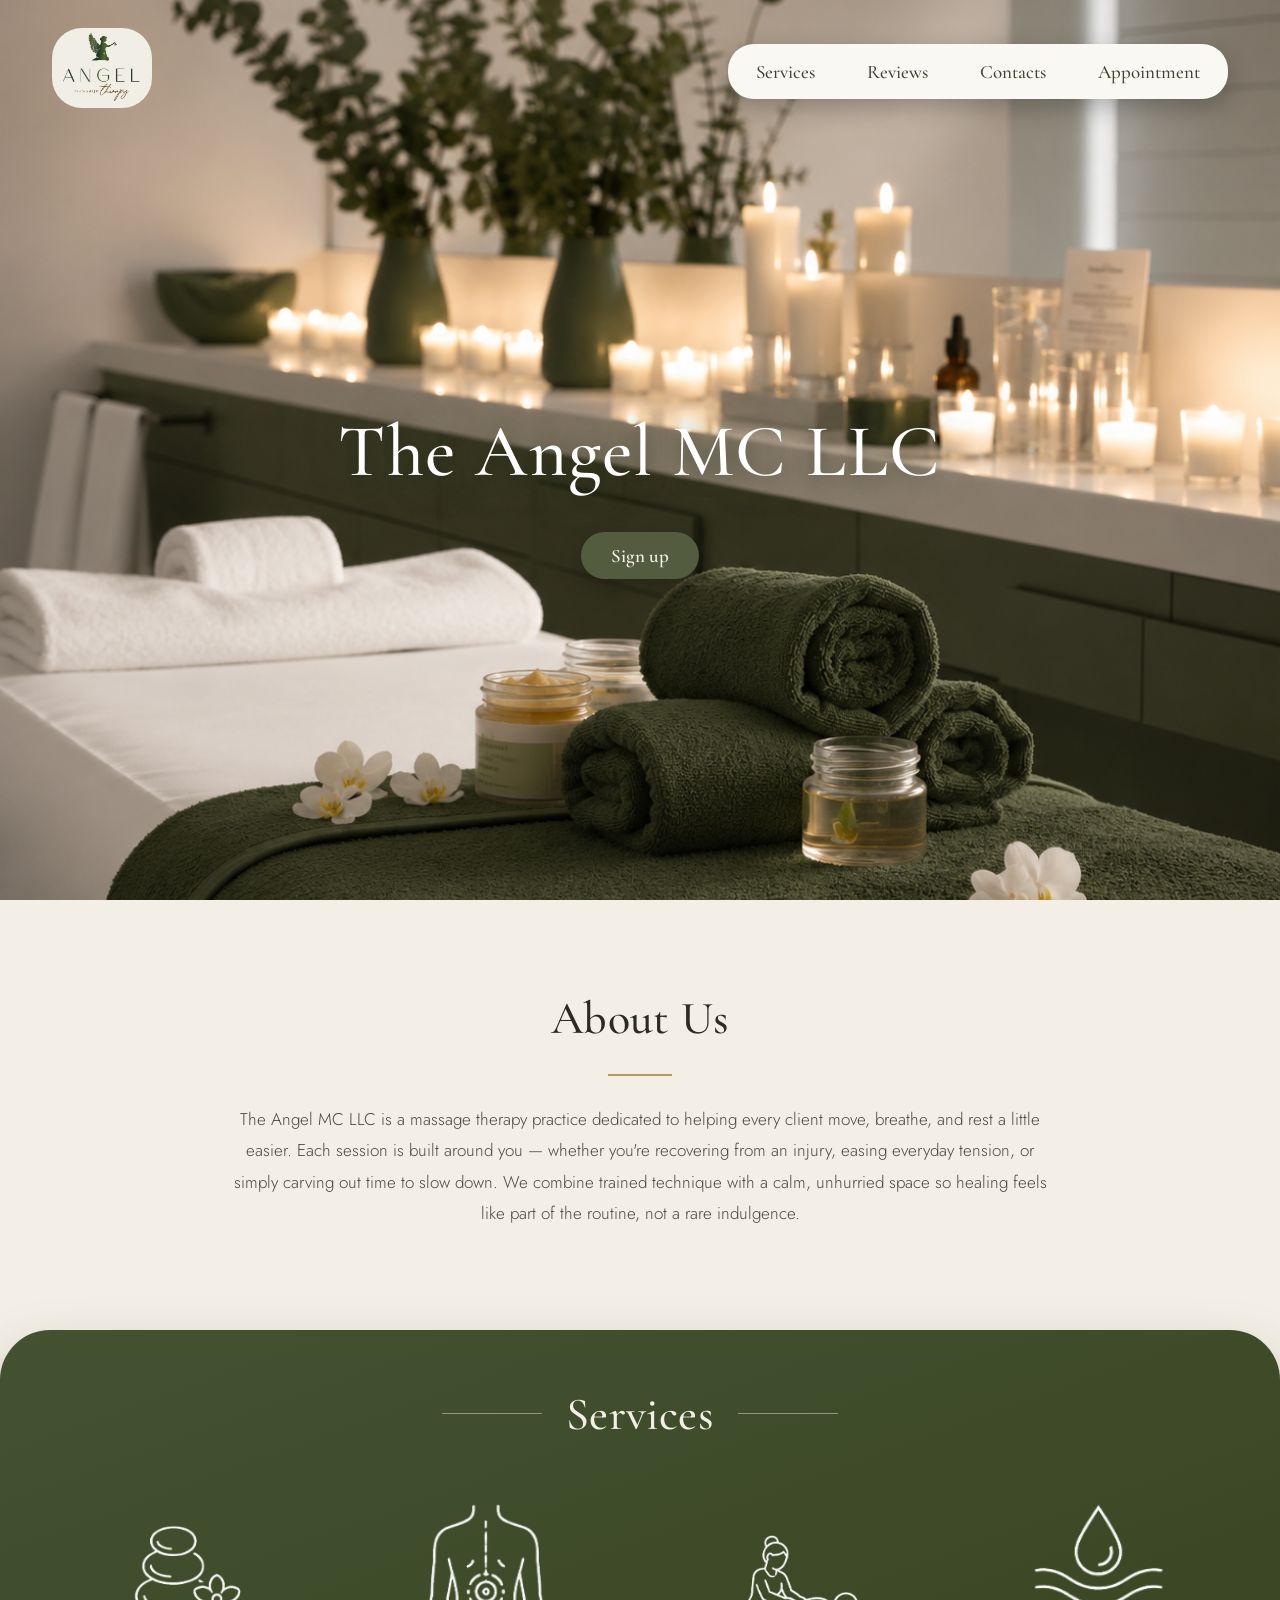
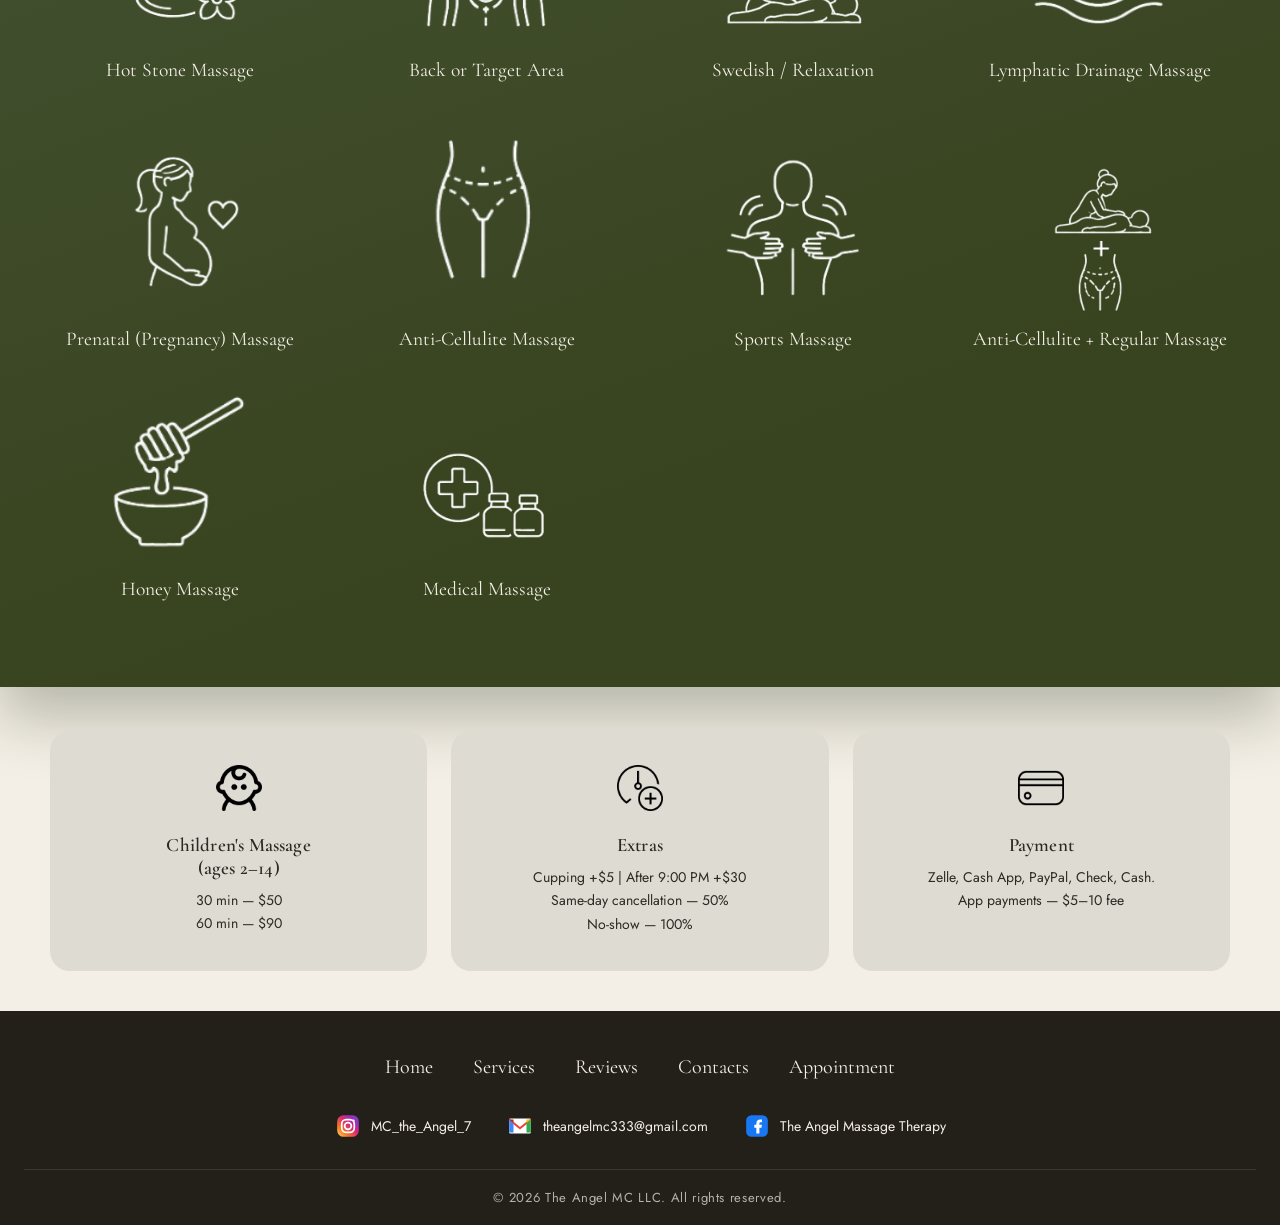
<file: index.html>
<!DOCTYPE html>
<html lang="en">
<head>
<meta charset="UTF-8">
<meta name="viewport" content="width=device-width, initial-scale=1.0">
<title>The Angel MC LLC — Massage Therapy</title>
<link rel="preconnect" href="https://fonts.googleapis.com">
<link href="https://fonts.googleapis.com/css2?family=Cormorant+Garamond:wght@400;500;600&family=Cormorant:ital,wght@0,400;0,500;1,400&family=Jost:wght@300;400;500&display=swap" rel="stylesheet">
<link rel="stylesheet" href="style.css">
<script src="script.js" defer></script>
<style>
  body{ background: var(--cream); }
  .nav-links {
  background: var(--card);
}
.nav-links a {
  color: var(--olive-deep);
}  
.nav-links a:hover,
.nav-links a:focus-visible {
  background: var(--olive);
  color: var(--cream);
  outline: none;
}

</style>
</head>
<body class="index-page">
<header class="hero">
  <div class="hero-inner">
    <nav class="navbar">
      <a href="#top" class="logo" aria-label="The Angel MC LLC — home">
        <img src="images/logo.jpg" alt="Angel MC logo">
      </a>
      
      <div class="nav-links" id="navLinks">
        <a href="services.html">Services</a>
        <a href="reviews.html">Reviews</a>
        <a href="contact.html">Contacts</a>
        <a href="appointment.html">Appointment</a>
      </div>
    
      <button class="nav-toggle" id="navToggle" aria-label="Toggle menu" aria-expanded="false" aria-controls="navLinks">
        <span></span>
      </button>
    </nav>
    <div class="hero-content" id="top">
      <h1>The Angel MC LLC</h1>
      <a href="appointment.html" class="btn">Sign up</a>
    </div>

  </div>
</header>

<section class="about">
  <div class="about-inner">
    <h2>About Us</h2>
    <div class="divider"></div>
    <p>
      The Angel MC LLC is a massage therapy practice dedicated to helping every client
      move, breathe, and rest a little easier. Each session is built around you —
      whether you're recovering from an injury, easing everyday tension, or simply
      carving out time to slow down. We combine trained technique with a calm,
      unhurried space so healing feels like part of the routine, not a rare indulgence.
    </p>
  </div>
</section>
<section class="services-wrap" id="services">
  <div class="services-panel">
    <h2>Services</h2>
    <div class="service-grid">
      <div class="service-item">
                    <img src="images/hot.png" alt="Hot Stone Massage">
        <span>Hot Stone Massage</span>
      </div>

      <div class="service-item">
        <img src="images/back.png" alt="Back or Target Area">
        <span>Back or Target Area</span>
      </div>

      <div class="service-item">
        <img src="images/swedish.png" alt="Swedish / Relaxation">
        <span>Swedish / Relaxation</span>
      </div>

      <div class="service-item">
        <img src="images/lymphatic.png" alt="Lymphatic Drainage Massage">
        <span>Lymphatic Drainage Massage</span>
      </div>

      <div class="service-item">
        <img src="images/prenatal.png" alt="Prenatal (Pregnancy) Massage">
        <span>Prenatal (Pregnancy) Massage</span>
      </div>

      <div class="service-item">
        <img src="images/celulit.png" alt="Anti-Cellulite Massage">
        <span>Anti-Cellulite Massage</span>
      </div>

      <div class="service-item">
        <img src="images/sports.png" alt="Sports Massage">
        <span>Sports Massage</span>
      </div>

      <div class="service-item">
        <img src="images/anti-cellulite.png" alt="Anti-Cellulite + Regular Massage">
        <span>Anti-Cellulite + Regular Massage</span>
      </div>

      <div class="service-item">
        <img src="images/honey.png" alt="Honey Massage">
        <span>Honey Massage</span>
      </div>

      <div class="service-item">
        <img src="images/medical.png" alt="Medical Massage">
        <span>Medical Massage</span>
      </div>

    </div>
  </div>

  <div class="info-cards">
    <div class="info-card">
      <img src="images/child-head.png" alt="Child's Head">
      <h3>Children's Massage<br>(ages 2–14)</h3>
      <p>30 min — $50<br>60 min — $90</p>
    </div>

    <div class="info-card">
        <img src="images/extra.png" alt="Extra Services">
        <h3>Extras</h3>
      <p>Cupping +$5 | After 9:00 PM +$30<br>Same-day cancellation — 50%<br>No-show — 100%</p>
    </div>

    <div class="info-card">
      <img src="images/credit-card.png" alt="Payment Methods">
      <h3>Payment</h3>
      <p>Zelle, Cash App, PayPal, Check, Cash.<br>App payments — $5–10 fee</p>
    </div>
  </div>
</section>

 
<footer>
  <nav class="footer-nav">
    <a href="index.html">Home</a>
    <a href="services.html">Services</a>
    <a href="reviews.html">Reviews</a>
    <a href="contact.html">Contacts</a>
    <a href="appointment.html">Appointment</a>
  </nav>
 
  <div class="footer-social">
    <a href="https://instagram.com/MC_the_Angel_7" target="_blank" rel="noopener">
      <svg viewBox="0 0 24 24" aria-hidden="true">
        <defs>
          <linearGradient id="igGrad" x1="0%" y1="100%" x2="100%" y2="0%">
            <stop offset="0%" stop-color="#feda75"/>
            <stop offset="25%" stop-color="#fa7e1e"/>
            <stop offset="55%" stop-color="#d62976"/>
            <stop offset="80%" stop-color="#962fbf"/>
            <stop offset="100%" stop-color="#4f5bd5"/>
          </linearGradient>
        </defs>
        <rect x="2" y="2" width="20" height="20" rx="6" fill="url(#igGrad)"/>
        <rect x="6.2" y="6.2" width="11.6" height="11.6" rx="4" fill="none" stroke="#fff" stroke-width="1.6"/>
        <circle cx="12" cy="12" r="3.1" fill="none" stroke="#fff" stroke-width="1.6"/>
        <circle cx="17" cy="7" r="1.1" fill="#fff"/>
      </svg>
      <span>MC_the_Angel_7</span>
    </a>
 
   
    <a href="mailto:theangelmc333@gmail.com">
      <svg viewBox="0 0 24 24" aria-hidden="true">
        <path d="M3 5h18a1 1 0 0 1 1 1v12a1 1 0 0 1-1 1H3a1 1 0 0 1-1-1V6a1 1 0 0 1 1-1Z" fill="#fff"/>
        <path d="M2 6l10 8 10-8" fill="none" stroke="#EA4335" stroke-width="1.8" stroke-linejoin="round"/>
        <path d="M2 6v12h4V9.2Z" fill="#4285F4"/>
        <path d="M22 6v12h-4V9.2Z" fill="#34A853"/>
        <path d="M6 9.2 2 6h4Z" fill="#C5221F"/>
        <path d="M18 9.2 22 6h-4Z" fill="#FBBC04"/>
      </svg>
      <span>theangelmc333@gmail.com</span>
    </a>
    
    <a href="https://www.facebook.com/profile.php?id=61557746706475" target="_blank" rel="noopener">
      <svg viewBox="0 0 24 24" aria-hidden="true">
        <rect x="2" y="2" width="20" height="20" rx="5" fill="#1877F2"/>
        <path d="M14.8 8.6h1.8V5.9h-1.8c-2 0-3.4 1.4-3.4 3.4v1.6H9.5v2.7h1.9V19h2.8v-5.4h1.9l.4-2.7h-2.3V9.6c0-.6.3-1 .9-1Z" fill="#fff"/>
      </svg>
      <span translate="no">The Angel Massage Therapy</span>
    </a>
  </div>
 
  <div class="footer-bottom">
    © <span id="year"></span> The Angel MC LLC. All rights reserved.
  </div>
</footer>

</body>
</html>
</file>
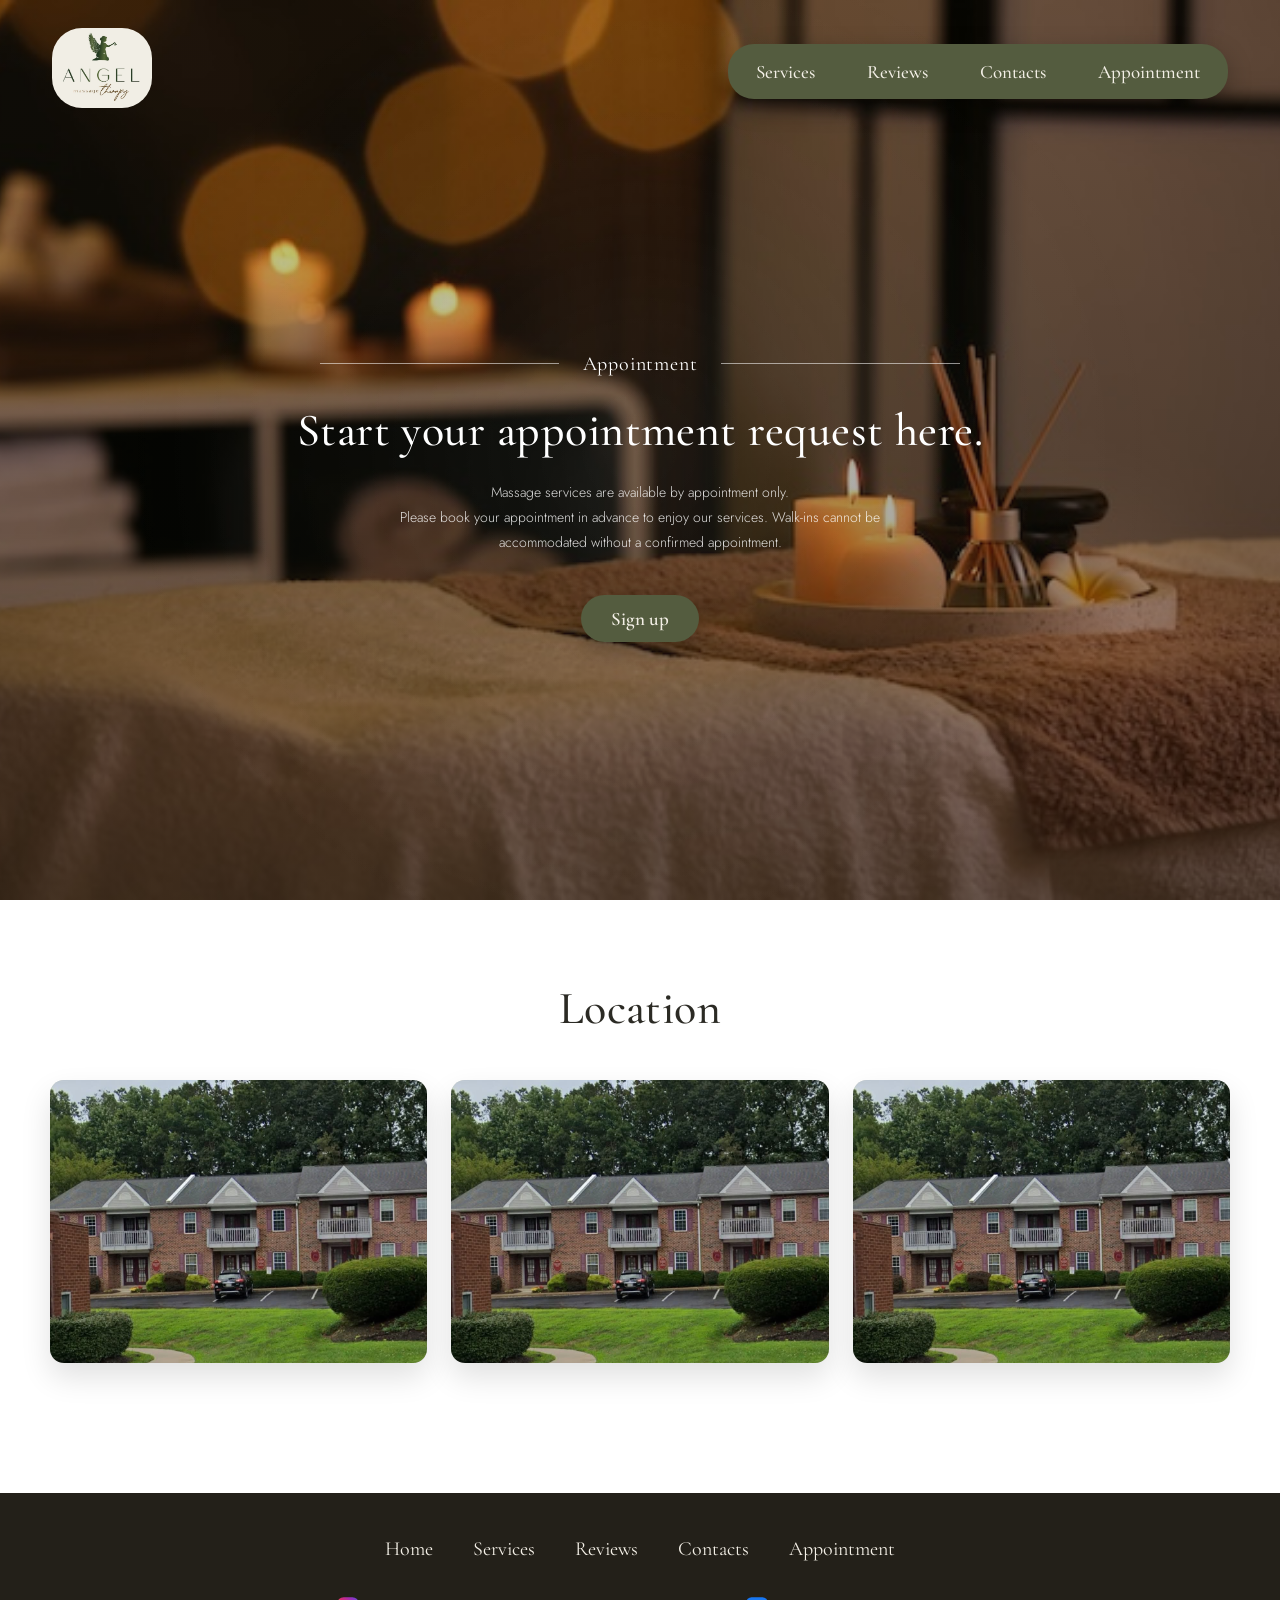
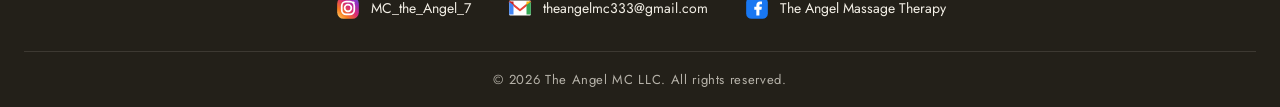
<file: appointment.html>
<!DOCTYPE html>
<html lang="en">
<head>
<meta charset="UTF-8">
<meta name="viewport" content="width=device-width, initial-scale=1.0">
<title>Appointment — The Angel MC LLC</title>
<link rel="preconnect" href="https://fonts.googleapis.com">
<link href="https://fonts.googleapis.com/css2?family=Cormorant+Garamond:wght@400;500;600&family=Cormorant:ital,wght@0,400;0,500;1,400&family=Jost:wght@300;400;500&display=swap" rel="stylesheet">
<link rel="stylesheet" href="style.css">
<script src="script.js" defer></script>
</head>
<body>
<header class="book-hero">

  <div class="book-inner">

    <nav class="navbar">

      <a
        href="index.html"
        class="logo logo-card"
        aria-label="The Angel MC LLC — home"
      >
        <img
          src="images/logo.jpg"
          alt="Angel MC logo"
        >
      </a>

      <div class="nav-links" id="navLinks">

        <a href="services.html">Services</a>
        <a href="reviews.html">Reviews</a>
        <a href="contact.html">Contacts</a>
        <a href="appointment.html">Appointment</a>

      </div>

      <button
        class="nav-toggle"
        id="navToggle"
        aria-label="Toggle menu"
        aria-expanded="false"
        aria-controls="navLinks"
      >
        <span></span>
      </button>

    </nav>


    <div class="book-content">

      <div class="eyebrow-row">

        <span class="rule"></span>

        <span class="label">
          Appointment
        </span>

        <span class="rule"></span>

      </div>


      <h1>
        Start your appointment request here.
      </h1>


      <p class="lorem">
        Massage services are available by appointment only.<br>
Please book your appointment in advance to enjoy our services. Walk-ins cannot be accommodated without a confirmed appointment.

      </p>


      <a href="https://squareup.com/appointments/book/LC4EXXAT15HW4" class="btn">
        Sign up
      </a>

    </div>

  </div>

</header>

<section class="location">
  <h2>Location</h2>
  <div class="location-grid">
    <figure><img src="images/contacte.jpg" alt="The Angel MC LLC location — exterior view 1"></figure>
    <figure><img src="images/contacte.jpg" alt="The Angel MC LLC location — exterior view 2"></figure>
    <figure><img src="images/contacte.jpg" alt="The Angel MC LLC location — exterior view 3"></figure>
  </div>
</section>

<footer>
  <nav class="footer-nav">
    <a href="index.html#top">Home</a>
    <a href="services.html">Services</a>
    <a href="reviews.html">Reviews</a>
    <a href="contact.html">Contacts</a>
    <a href="appointment.html">Appointment</a>
  </nav>

  <div class="footer-social">
    <a href="https://instagram.com/MC_the_Angel_7" target="_blank" rel="noopener">
      <svg viewBox="0 0 24 24" aria-hidden="true">
        <defs>
          <linearGradient id="igGrad2" x1="0%" y1="100%" x2="100%" y2="0%">
            <stop offset="0%" stop-color="#feda75"/>
            <stop offset="25%" stop-color="#fa7e1e"/>
            <stop offset="55%" stop-color="#d62976"/>
            <stop offset="80%" stop-color="#962fbf"/>
            <stop offset="100%" stop-color="#4f5bd5"/>
          </linearGradient>
        </defs>
        <rect x="2" y="2" width="20" height="20" rx="6" fill="url(#igGrad2)"/>
        <rect x="6.2" y="6.2" width="11.6" height="11.6" rx="4" fill="none" stroke="#fff" stroke-width="1.6"/>
        <circle cx="12" cy="12" r="3.1" fill="none" stroke="#fff" stroke-width="1.6"/>
        <circle cx="17" cy="7" r="1.1" fill="#fff"/>
      </svg>
      <span>MC_the_Angel_7</span>
    </a>

    <a href="mailto:theangelmc333@gmail.com">
      <svg viewBox="0 0 24 24" aria-hidden="true">
        <path d="M3 5h18a1 1 0 0 1 1 1v12a1 1 0 0 1-1 1H3a1 1 0 0 1-1-1V6a1 1 0 0 1 1-1Z" fill="#fff"/>
        <path d="M2 6l10 8 10-8" fill="none" stroke="#EA4335" stroke-width="1.8" stroke-linejoin="round"/>
        <path d="M2 6v12h4V9.2Z" fill="#4285F4"/>
        <path d="M22 6v12h-4V9.2Z" fill="#34A853"/>
        <path d="M6 9.2 2 6h4Z" fill="#C5221F"/>
        <path d="M18 9.2 22 6h-4Z" fill="#FBBC04"/>
      </svg>
      <span>theangelmc333@gmail.com</span>
    </a>

    <a href="https://www.facebook.com/profile.php?id=61557746706475" target="_blank" rel="noopener">
      <svg viewBox="0 0 24 24" aria-hidden="true">
        <rect x="2" y="2" width="20" height="20" rx="5" fill="#1877F2"/>
        <path d="M14.8 8.6h1.8V5.9h-1.8c-2 0-3.4 1.4-3.4 3.4v1.6H9.5v2.7h1.9V19h2.8v-5.4h1.9l.4-2.7h-2.3V9.6c0-.6.3-1 .9-1Z" fill="#fff"/>
      </svg>
      <span translate="no">The Angel Massage Therapy</span>
    </a>
  </div>

  <div class="footer-bottom">
    © <span id="year"></span> The Angel MC LLC. All rights reserved.
  </div>
</footer>

<script>
  /* Pre-select service from ?service=... (e.g. linked from services.html) */
  const params = new URLSearchParams(window.location.search);
  const preselect = params.get('service');
  if (preselect) {
    const select = document.getElementById('f-service');
    const match = Array.from(select.options).find(
      opt => opt.value.toLowerCase() === preselect.toLowerCase()
    );
    if (match) select.value = match.value;
  }

  /* Prevent picking a date in the past */
  const dateInput = document.getElementById('f-date');
  dateInput.min = new Date().toISOString().split('T')[0];

  /* Form validation + mailto submission (no backend on this site) */
  const form = document.getElementById('booking-form');
  const statusEl = document.getElementById('formStatus');

  function setError(id, message) {
    const el = document.querySelector(`[data-error-for="${id}"]`);
    if (el) el.textContent = message || '';
  }

  form.addEventListener('submit', (e) => {
    e.preventDefault();
    statusEl.classList.remove('show');

    let valid = true;
    const name = document.getElementById('f-name').value.trim();
    const phone = document.getElementById('f-phone').value.trim();
    const email = document.getElementById('f-email').value.trim();
    const date = document.getElementById('f-date').value;
    const time = document.getElementById('f-time').value;
    const service = document.getElementById('f-service').value;
    const message = document.getElementById('f-message').value.trim();

    setError('f-name', ''); setError('f-phone', ''); setError('f-email', ''); setError('f-date', '');

    if (!name) { setError('f-name', 'Please enter your name.'); valid = false; }
    if (!phone) { setError('f-phone', 'Please enter a phone number.'); valid = false; }
    if (!email || !/^[^\s@]+@[^\s@]+\.[^\s@]+$/.test(email)) {
      setError('f-email', 'Please enter a valid email.'); valid = false;
    }
    if (!date) { setError('f-date', 'Please choose a date.'); valid = false; }

    if (!valid) return;

    const subject = encodeURIComponent(`Appointment request — ${name}`);
    const bodyLines = [
      `Name: ${name}`,
      `Phone: ${phone}`,
      `Email: ${email}`,
      `Service: ${service || 'Not specified'}`,
      `Preferred date: ${date}`,
      `Preferred time: ${time || 'Not specified'}`,
      `Message: ${message || '—'}`
    ];
    const body = encodeURIComponent(bodyLines.join('\n'));

    window.location.href = `mailto:theangelmc333@gmail.com?subject=${subject}&body=${body}`;

    statusEl.textContent = 'Your email app should open with the request filled in — just hit send.';
    statusEl.classList.add('show');
  });
</script>

</body>
</html>
</file>
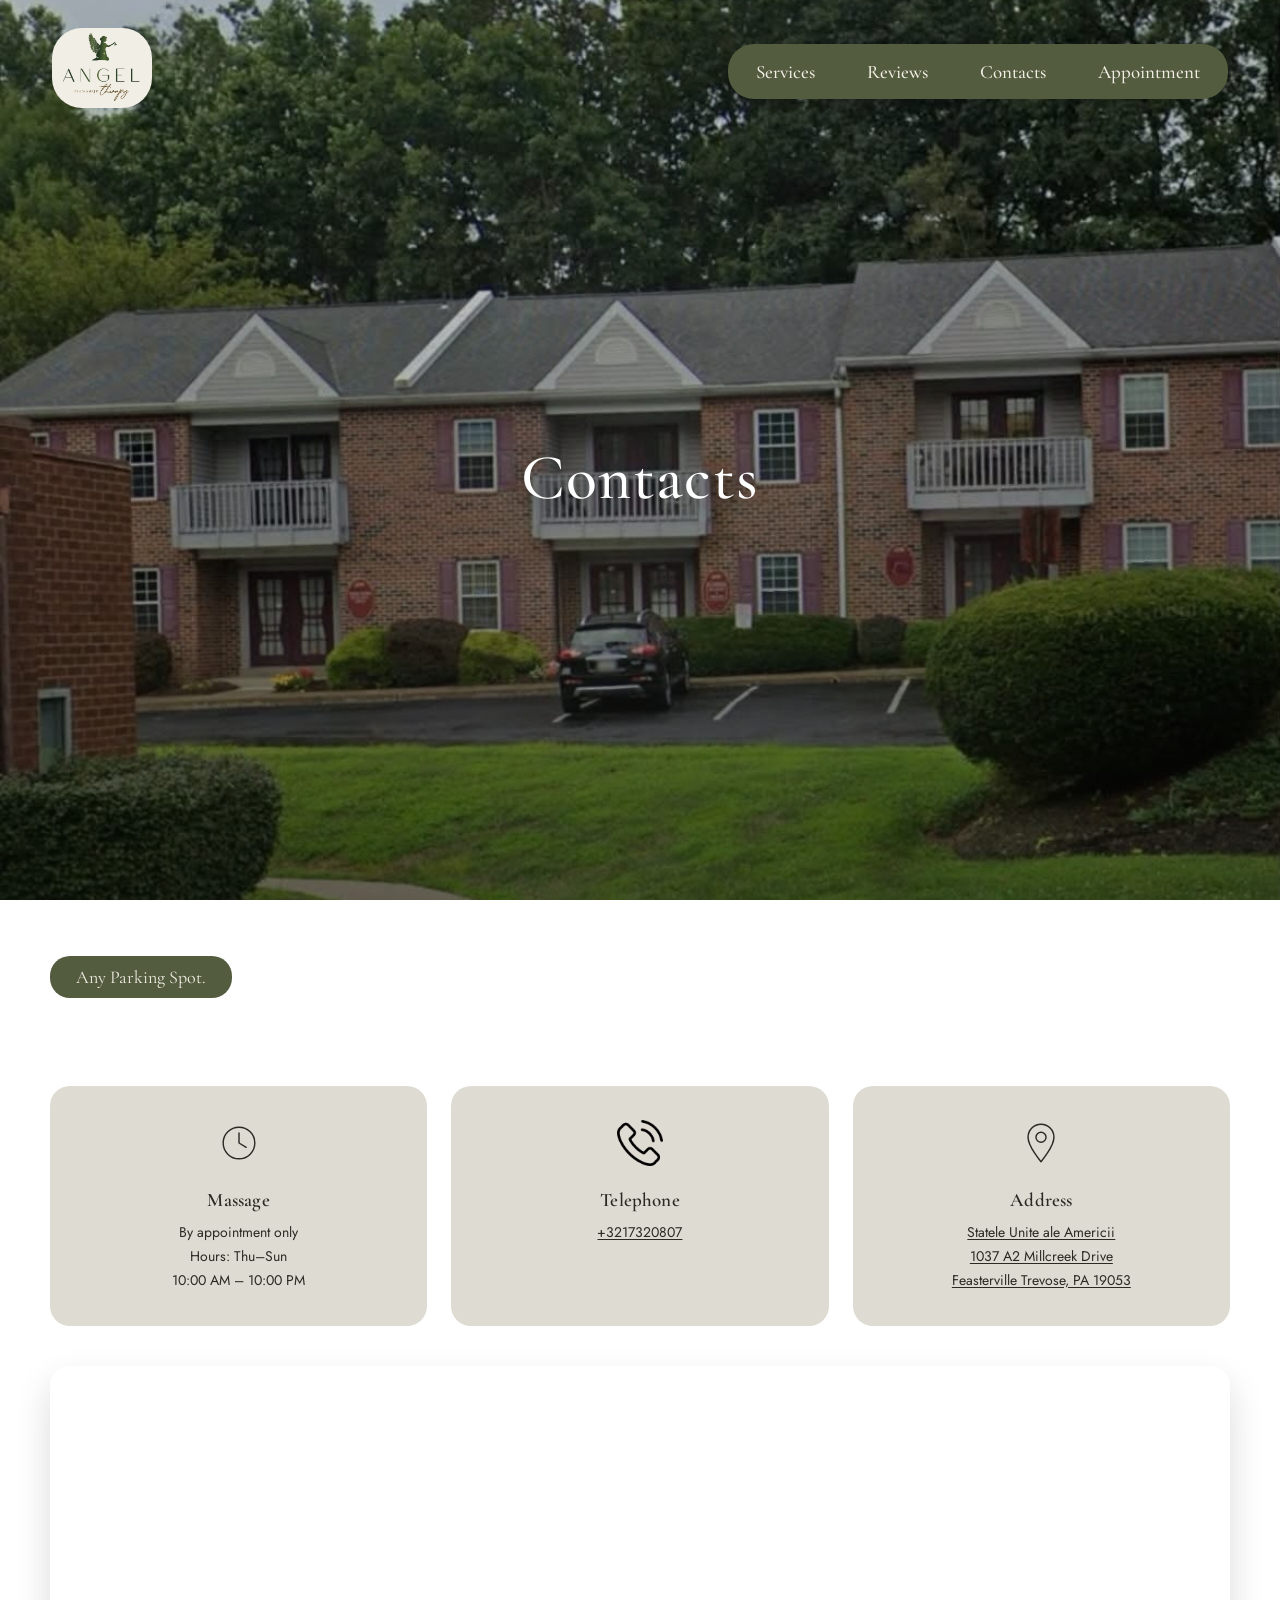
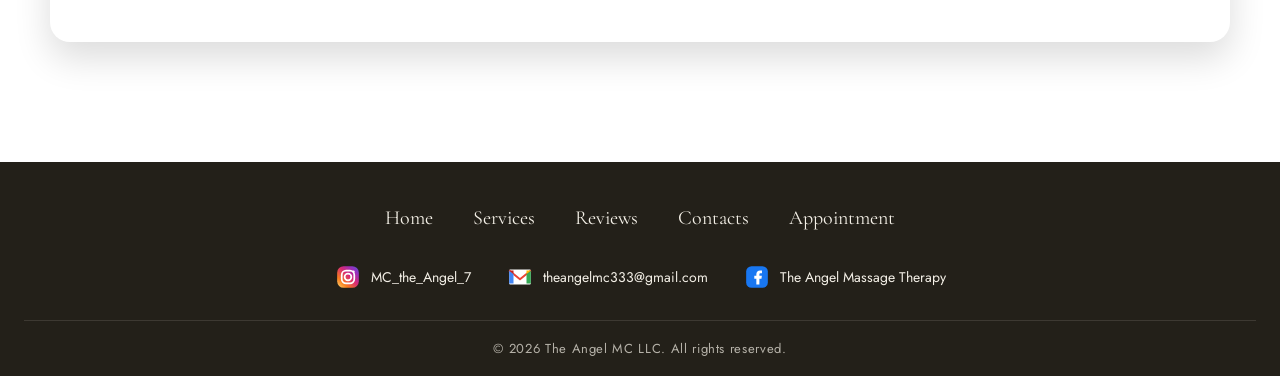
<file: contact.html>
<!DOCTYPE html>
<html lang="en">
<head>
<meta charset="UTF-8">
<meta name="viewport" content="width=device-width, initial-scale=1.0">

<title>Contacts — The Angel MC LLC</title>

<link rel="preconnect" href="https://fonts.googleapis.com">

<link href="https://fonts.googleapis.com/css2?family=Cormorant+Garamond:wght@400;500;600&family=Cormorant:ital,wght@0,400;0,500;1,400&family=Jost:wght@300;400;500&display=swap" rel="stylesheet">

<link rel="stylesheet" href="style.css">
<script src="script.js" defer></script>
</head>

<body>


<!-- =====================================================
     HERO
     ===================================================== -->

<header class="contacts-hero">

  <div class="hero-inner">

    <!-- NAVIGATION -->

    <nav class="navbar">

      <a
        href="index.html"
        class="logo logo-card"
        aria-label="The Angel MC LLC — home">

        <img
          src="images/logo.jpg"
          alt="Angel MC logo">

      </a>


      <div
        class="nav-links"
        id="navLinks"
      >

        <a href="services.html">
          Services
        </a>

        <a href="reviews.html">
          Reviews
        </a>

        <a href="contact.html">
          Contacts
        </a>

        <a href="appointment.html">
          Appointment
        </a>

      </div>


      <button
        class="nav-toggle"
        id="navToggle"
        aria-label="Toggle menu"
        aria-expanded="false"
        aria-controls="navLinks">
        <span></span>
      </button>
    </nav>
    <!-- HERO TITLE -->

    <div class="hero-content">

      <h1>
        Contacts
      </h1>

    </div>

  </div>

</header>



<!-- =====================================================
     CONTACTS CONTENT
     ===================================================== -->

<section class="contacts-body">

  <div class="contacts-inner">


    <span class="badge">
      Any Parking Spot.
    </span>


    <div class="info-cards">


      <!-- MASSAGE -->

      <div class="info-card">

        <svg viewBox="0 0 64 64">

          <circle
            cx="32"
            cy="32"
            r="22"
          />

          <path
            d="M32 18v14l10 6"
          />

        </svg>


        <h3>
          Massage
        </h3>


        <p>
          By appointment only
          <br>
          Hours: Thu–Sun
          <br>
          10:00 AM – 10:00 PM
        </p>

      </div>



      <!-- TELEPHONE -->

      <div class="info-card">
        <img src="images/phone-call.png" alt="Phone Icon" width="40" height="40">
        <h3>
          Telephone
        </h3>
        <p>
          <a
            href="tel:+3217320807"
            style="color: inherit; text-decoration: underline; text-underline-offset: 2px;">
            +3217320807
          </a>

        </p>

      </div>
      <!-- ADDRESS -->
      <div class="info-card">

        <svg viewBox="0 0 64 64">

          <path
            d="M32 6c-10 0-18 8-18 18 0 13 18 34 18 34s18-21 18-34c0-10-8-18-18-18Z"
          />

          <circle
            cx="32"
            cy="24"
            r="7"
          />

        </svg>


        <h3>
          Address
        </h3>


        <p>

          <a
            href="https://www.google.com/maps?q=1037+A2+Millcreek+Drive,+Feasterville+Trevose,+PA+19053"
            target="_blank"
            rel="noopener"
            style="
              color: inherit;
              text-decoration: underline;
              text-underline-offset: 2px;
            "
          >

            Statele Unite ale Americii
            <br>

            1037 A2 Millcreek Drive
            <br>

            Feasterville Trevose, PA 19053

          </a>

        </p>

      </div>

    </div>



    <!-- GOOGLE MAP -->

    <div class="map-wrap">

      <iframe
        src="https://www.google.com/maps?q=1037+A2+Millcreek+Drive,+Feasterville+Trevose,+PA+19053&output=embed"
        loading="lazy"
        referrerpolicy="no-referrer-when-downgrade"
        allowfullscreen
        title="The Angel MC LLC — map location"
      >
      </iframe>

    </div>

  </div>

</section>



<!-- =====================================================
     FOOTER
     ===================================================== -->

<footer>


  <nav class="footer-nav">

    <a href="index.html#top">
      Home
    </a>

    <a href="services.html">
      Services
    </a>

    <a href="reviews.html">
      Reviews
    </a>

    <a href="contact.html">
      Contacts
    </a>

    <a href="appointment.html">
      Appointment
    </a>

  </nav>



  <div class="footer-social">


    <!-- INSTAGRAM -->

    <a
      href="https://instagram.com/MC_the_Angel_7"
      target="_blank"
      rel="noopener"
    >

      <svg
        viewBox="0 0 24 24"
        aria-hidden="true"
      >

        <defs>

          <linearGradient
            id="igGrad3"
            x1="0%"
            y1="100%"
            x2="100%"
            y2="0%"
          >

            <stop
              offset="0%"
              stop-color="#feda75"
            />

            <stop
              offset="25%"
              stop-color="#fa7e1e"
            />

            <stop
              offset="55%"
              stop-color="#d62976"
            />

            <stop
              offset="80%"
              stop-color="#962fbf"
            />

            <stop
              offset="100%"
              stop-color="#4f5bd5"
            />

          </linearGradient>

        </defs>


        <rect
          x="2"
          y="2"
          width="20"
          height="20"
          rx="6"
          fill="url(#igGrad3)"
        />


        <rect
          x="6.2"
          y="6.2"
          width="11.6"
          height="11.6"
          rx="4"
          fill="none"
          stroke="#fff"
          stroke-width="1.6"
        />


        <circle
          cx="12"
          cy="12"
          r="3.1"
          fill="none"
          stroke="#fff"
          stroke-width="1.6"
        />


        <circle
          cx="17"
          cy="7"
          r="1.1"
          fill="#fff"
        />

      </svg>


      <span>
        MC_the_Angel_7
      </span>

    </a>



    <!-- EMAIL -->

    <a href="mailto:theangelmc333@gmail.com">

      <svg
        viewBox="0 0 24 24"
        aria-hidden="true"
      >

        <path
          d="M3 5h18a1 1 0 0 1 1 1v12a1 1 0 0 1-1 1H3a1 1 0 0 1-1-1V6a1 1 0 0 1 1-1Z"
          fill="#fff"
        />

        <path
          d="M2 6l10 8 10-8"
          fill="none"
          stroke="#EA4335"
          stroke-width="1.8"
          stroke-linejoin="round"
        />

        <path
          d="M2 6v12h4V9.2Z"
          fill="#4285F4"
        />

        <path
          d="M22 6v12h-4V9.2Z"
          fill="#34A853"
        />

        <path
          d="M6 9.2 2 6h4Z"
          fill="#C5221F"
        />

        <path
          d="M18 9.2 22 6h-4Z"
          fill="#FBBC04"
        />

      </svg>


      <span>
        theangelmc333@gmail.com
      </span>

    </a>



    <!-- FACEBOOK -->

   <a href="https://www.facebook.com/profile.php?id=61557746706475" target="_blank" rel="noopener">
      <svg viewBox="0 0 24 24" aria-hidden="true">
        <rect x="2" y="2" width="20" height="20" rx="5" fill="#1877F2"/>
        <path d="M14.8 8.6h1.8V5.9h-1.8c-2 0-3.4 1.4-3.4 3.4v1.6H9.5v2.7h1.9V19h2.8v-5.4h1.9l.4-2.7h-2.3V9.6c0-.6.3-1 .9-1Z" fill="#fff"/>
      </svg>
      <span translate="no">The Angel Massage Therapy</span>
    </a>
  </div>


  <div class="footer-bottom">

    ©
    <span id="year"></span>
    The Angel MC LLC. All rights reserved.

  </div>


</footer>


</body>
</html>
</file>
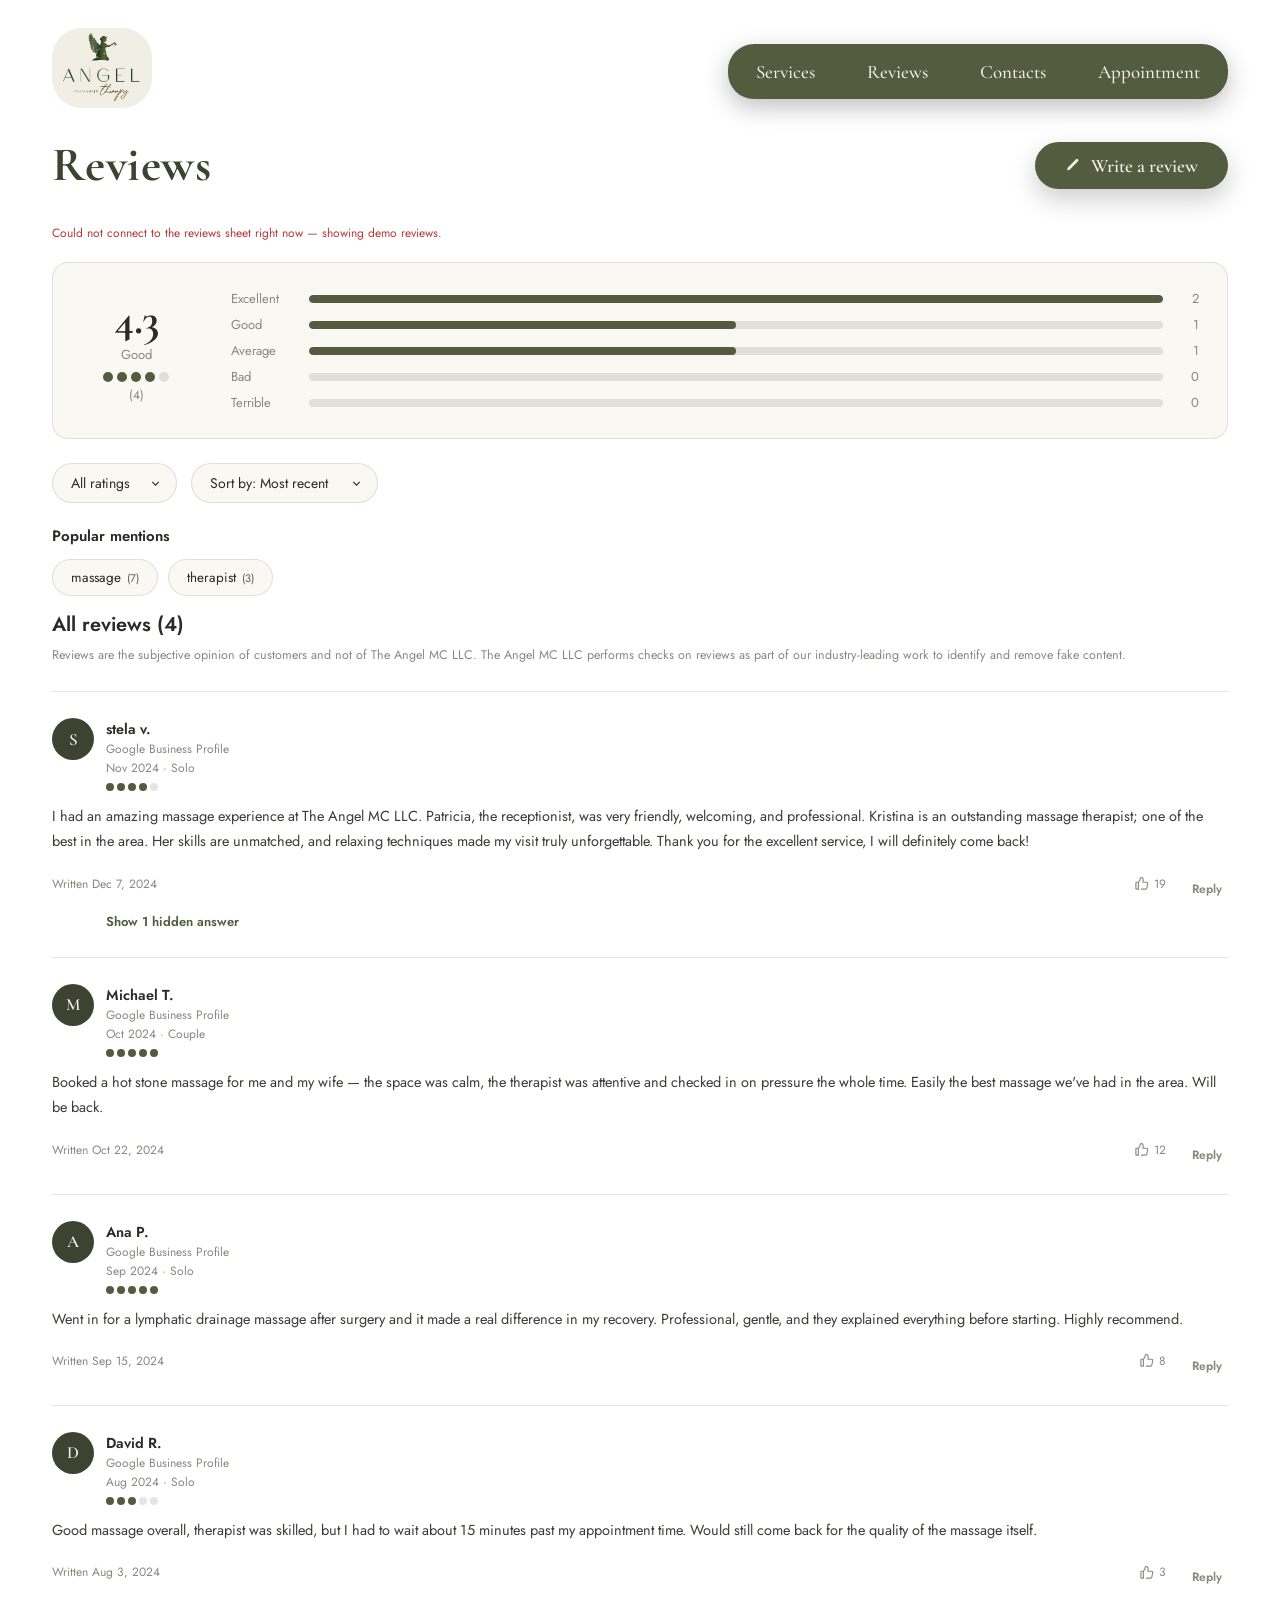
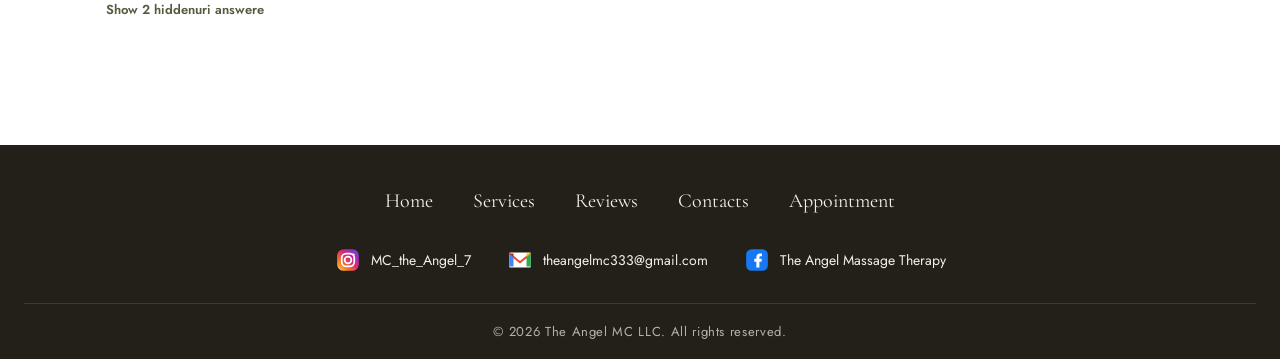
<file: reviews.html>
<!DOCTYPE html>
<html lang="en">
<head>
<meta charset="UTF-8">
<meta name="viewport" content="width=device-width, initial-scale=1.0">
<title>Reviews — The Angel MC LLC</title>
<link rel="preconnect" href="https://fonts.googleapis.com">
<link href="https://fonts.googleapis.com/css2?family=Cormorant+Garamond:wght@400;500;600;700&family=Cormorant:ital,wght@0,400;0,500;1,400&family=Jost:wght@300;400;500;600&display=swap" rel="stylesheet">
<script src="https://accounts.google.com/gsi/client" async defer></script>
<link rel="stylesheet" href="style.css">
<script src="script.js" defer></script>
</head>
<body>

<div class="toast" id="toast"></div>

<header class="wrap">
  <nav class="navbar">
    <a href="index.html" class="logo" aria-label="The Angel MC LLC — home">
      <img src="images/logo.jpg" alt="Angel MC logo">
    </a>

    <div class="nav-links" id="navLinks">
      <a href="services.html">Services</a>
      <a href="reviews.html">Reviews</a>
      <a href="contact.html">Contacts</a>
      <a href="appointment.html">Appointment</a>
    </div>

    <button class="nav-toggle" id="navToggle" aria-label="Toggle menu" aria-expanded="false" aria-controls="navLinks">
      <span></span>
    </button>
  </nav>
  <div class="page-header">
    <h1>Reviews</h1>
    <button type="button" class="btn" id="toggleWriteReview">
      <svg viewBox="0 0 24 24"><path d="M12 20h9"/><path d="M16.5 3.5a2.1 2.1 0 0 1 3 3L7 19l-4 1 1-4Z"/></svg>
      Write a review
    </button>
  </div>

  <div class="write-review-panel" id="writeReviewPanel">
    <div class="wr-identity" id="wrIdentity">
      <div id="googleSignInBtn"></div>
      <div class="wr-signed-in" id="wrSignedIn" style="display:none;">
        <img id="wrSignedInPic" alt="">
        Posting as <strong id="wrSignedInName"></strong>
        <button type="button" id="wrSignOut">Not you?</button>
      </div>
    </div>
    <form id="writeReviewForm">
      <div class="form-field">
        <label>Your rating</label>
        <div class="star-picker" id="starPicker" role="radiogroup" aria-label="Rating">
          <button type="button" class="star" data-value="1" aria-label="1 star">★</button>
          <button type="button" class="star" data-value="2" aria-label="2 stars">★</button>
          <button type="button" class="star" data-value="3" aria-label="3 stars">★</button>
          <button type="button" class="star" data-value="4" aria-label="4 stars">★</button>
          <button type="button" class="star" data-value="5" aria-label="5 stars">★</button>
        </div>
      </div>
      <div class="form-field">
        <label for="wr-text">Your review</label>
        <textarea id="wr-text" rows="3" required placeholder="Tell us about your experience..."></textarea>
      </div>
      <div class="wr-actions">
        <button type="submit" class="btn" id="wr-submit">Post review</button>
        <span class="wr-note">Or leave it directly on <a href="https://search.google.com/local/writereview?placeid=REPLACE_WITH_YOUR_PLACE_ID" target="_blank" rel="noopener">Google</a>.</span>
      </div>
    </form>
  </div>

  <p class="sync-note" id="syncNote">Loading reviews…</p>

  <div class="summary-card">
    <div class="summary-score">
      <div class="num" id="avgScore">4.9</div>
      <div class="label" id="avgLabel">Excellent</div>
      <div class="dots" id="avgDots"></div>
      <div class="summary-count" id="totalCount">(50)</div>
    </div>

    <div class="summary-bars" id="summaryBars"></div>
  </div>

  <div class="filter-row">
    <select class="pill-select" id="ratingFilter" aria-label="Filter by rating">
      <option value="all">All ratings</option>
      <option value="5">Excellent (5)</option>
      <option value="4">Good (4)</option>
      <option value="3">Average (3)</option>
      <option value="2">Bad (2)</option>
      <option value="1">Terrible (1)</option>
    </select>
    <select class="pill-select" id="sortReviews" aria-label="Sort reviews">
      <option value="recent">Sort by: Most recent</option>
      <option value="highest">Sort by: Highest rating</option>
      <option value="lowest">Sort by: Lowest rating</option>
    </select>
  </div>

  <div class="mentions-title">Popular mentions</div>
  <div class="mentions" id="mentionsList"></div>
  <div class="mention-active" id="mentionActive" style="display:none;">
    Showing reviews mentioning "<span id="mentionActiveWord"></span>"
    <button type="button" id="clearMention">✕ clear</button>
  </div>

  <div class="reviews-title" id="reviewsTitle">All reviews (50)</div>
  <p class="reviews-disclaimer">
    Reviews are the subjective opinion of customers and not of The Angel MC LLC. The Angel MC LLC
    performs checks on reviews as part of our industry-leading work to identify and remove fake content.
  </p>

  <div id="reviewsList"></div>
  <p class="no-reviews" id="noReviews">No reviews match this filter yet.</p>

</header>



<footer>
  <nav class="footer-nav">
    <a href="index.html#top">Home</a>
    <a href="services.html">Services</a>
    <a href="reviews.html">Reviews</a>
    <a href="contact.html">Contacts</a>
    <a href="appointment.html">Appointment</a>
  </nav>

  <div class="footer-social">
    <a href="https://instagram.com/MC_the_Angel_7" target="_blank" rel="noopener">
      <svg viewBox="0 0 24 24" aria-hidden="true">
        <defs>
          <linearGradient id="igGrad5" x1="0%" y1="100%" x2="100%" y2="0%">
            <stop offset="0%" stop-color="#feda75"/>
            <stop offset="25%" stop-color="#fa7e1e"/>
            <stop offset="55%" stop-color="#d62976"/>
            <stop offset="80%" stop-color="#962fbf"/>
            <stop offset="100%" stop-color="#4f5bd5"/>
          </linearGradient>
        </defs>
        <rect x="2" y="2" width="20" height="20" rx="6" fill="url(#igGrad5)"/>
        <rect x="6.2" y="6.2" width="11.6" height="11.6" rx="4" fill="none" stroke="#fff" stroke-width="1.6"/>
        <circle cx="12" cy="12" r="3.1" fill="none" stroke="#fff" stroke-width="1.6"/>
        <circle cx="17" cy="7" r="1.1" fill="#fff"/>
      </svg>
      <span>MC_the_Angel_7</span>
    </a>

    <a href="mailto:theangelmc333@gmail.com">
      <svg viewBox="0 0 24 24" aria-hidden="true">
        <path d="M3 5h18a1 1 0 0 1 1 1v12a1 1 0 0 1-1 1H3a1 1 0 0 1-1-1V6a1 1 0 0 1 1-1Z" fill="#fff"/>
        <path d="M2 6l10 8 10-8" fill="none" stroke="#EA4335" stroke-width="1.8" stroke-linejoin="round"/>
        <path d="M2 6v12h4V9.2Z" fill="#4285F4"/>
        <path d="M22 6v12h-4V9.2Z" fill="#34A853"/>
        <path d="M6 9.2 2 6h4Z" fill="#C5221F"/>
        <path d="M18 9.2 22 6h-4Z" fill="#FBBC04"/>
      </svg>
      <span>theangelmc333@gmail.com</span>
    </a>

    <a href="https://www.facebook.com/profile.php?id=61557746706475" target="_blank" rel="noopener">
      <svg viewBox="0 0 24 24" aria-hidden="true">
        <rect x="2" y="2" width="20" height="20" rx="5" fill="#1877F2"/>
        <path d="M14.8 8.6h1.8V5.9h-1.8c-2 0-3.4 1.4-3.4 3.4v1.6H9.5v2.7h1.9V19h2.8v-5.4h1.9l.4-2.7h-2.3V9.6c0-.6.3-1 .9-1Z" fill="#fff"/>
      </svg>
      <span translate="no">The Angel Massage Therapy</span>
    </a>
  </div>

  <div class="footer-bottom">
    © <span id="year"></span> The Angel MC LLC. All rights reserved.
  </div>
</footer>

<script>
  /* ---------- REVIEWS DATA + GOOGLE SHEETS SYNC ---------- */

  const SHEET_API_URL = 'https://script.google.com/macros/s/AKfycbzfrQ8hbzwKaSxK3MFmHKkifa3ABBrQcdsRUbGydxIMdlRJiL3LB9LjQTt7CjENh3cq/exec';
  const GOOGLE_CLIENT_ID = '1083130331196-fqdqorh9m2mdbcsop6hae39sd0f6s0ge.apps.googleusercontent.com';

  const demoReviews = [
    {
      id: 'demo-1',
      initial: 'S',
      name: 'stela v.',
      sub: 'Google Business Profile',
      when: 'Nov 2024 · Solo',
      rating: 4,
      date: '2024-12-07',
      dateLabel: 'Written Dec 7, 2024',
      likes: 19,
      text: "I had an amazing massage experience at The Angel MC LLC. Patricia, the receptionist, was very friendly, welcoming, and professional. Kristina is an outstanding massage therapist; one of the best in the area. Her skills are unmatched, and relaxing techniques made my visit truly unforgettable. Thank you for the excellent service, I will definitely come back!",
      replies: [
        {
          name: 'The Angel MC',
          text: "Thank you so much for your wonderful feedback, and for choosing The Angel MC LLC. We are delighted to hear your response and your massage experience. We are especially pleased that both our reception service and Kristina's massage therapy skills stood out for you, and that it left you feeling relaxed and refreshed."
        }
      ]
    },
    {
      id: 'demo-2',
      initial: 'M',
      name: 'Michael T.',
      sub: 'Google Business Profile',
      when: 'Oct 2024 · Couple',
      rating: 5,
      date: '2024-10-22',
      dateLabel: 'Written Oct 22, 2024',
      likes: 12,
      text: "Booked a hot stone massage for me and my wife — the space was calm, the therapist was attentive and checked in on pressure the whole time. Easily the best massage we've had in the area. Will be back.",
      replies: []
    },
    {
      id: 'demo-3',
      initial: 'A',
      name: 'Ana P.',
      sub: 'Google Business Profile',
      when: 'Sep 2024 · Solo',
      rating: 5,
      date: '2024-09-15',
      dateLabel: 'Written Sep 15, 2024',
      likes: 8,
      text: "Went in for a lymphatic drainage massage after surgery and it made a real difference in my recovery. Professional, gentle, and they explained everything before starting. Highly recommend.",
      replies: []
    },
    {
      id: 'demo-4',
      initial: 'D',
      name: 'David R.',
      sub: 'Google Business Profile',
      when: 'Aug 2024 · Solo',
      rating: 3,
      date: '2024-08-03',
      dateLabel: 'Written Aug 3, 2024',
      likes: 3,
      text: "Good massage overall, therapist was skilled, but I had to wait about 15 minutes past my appointment time. Would still come back for the quality of the massage itself.",
      replies: [
        {
          name: 'The Angel MC',
          text: "Thank you for the honest feedback, David — we're glad the massage itself hit the mark, and we've flagged the scheduling gap with our front desk so wait times stay closer to your booked slot."
        },
        {
          name: 'The Angel MC',
          text: "Quick update: we've since adjusted our booking buffer between appointments so this shouldn't happen again — hope to see you back soon!"
        }
      ]
    }
  ];

  let reviews = demoReviews.slice();
  let activeMention = null;
  const isSheetConfigured = SHEET_API_URL && !SHEET_API_URL.includes('PASTE_YOUR');

  function monthLabel(dateObj) {
    const monthNames = ['Jan','Feb','Mar','Apr','May','Jun','Jul','Aug','Sep','Oct','Nov','Dec'];
    return `${monthNames[dateObj.getMonth()]} ${dateObj.getDate()}, ${dateObj.getFullYear()}`;
  }

  function normalizeSheetReview(row) {
    const d = row.timestamp ? new Date(row.timestamp) : new Date();
    return {
      id: row.id || `local-${d.getTime()}-${Math.random().toString(36).slice(2, 7)}`,
      initial: (row.name || '?').trim().charAt(0).toUpperCase(),
      name: row.name || 'Anonymous',
      sub: 'Website visitor',
      when: monthLabel(d),
      rating: Number(row.rating) || 5,
      date: d.toISOString().split('T')[0],
      dateLabel: `Written ${monthLabel(d)}`,
      likes: 0,
      text: row.text || '',
      replies: row.replyText ? [{ name: 'The Angel MC', text: row.replyText }] : []
    };
  }

  async function loadReviewsFromSheet() {
    const note = document.getElementById('syncNote');
    if (!isSheetConfigured) {
      note.textContent = 'Showing demo reviews — connect a Google Sheet so everyone\'s reviews are shared (see setup guide).';
      note.classList.add('error');
      return;
    }
    try {
      const res = await fetch(SHEET_API_URL);
      if (!res.ok) throw new Error('Network response was not ok');
      const data = await res.json();
      const fetched = (Array.isArray(data) ? data : []).map(normalizeSheetReview);
      reviews = fetched.length ? fetched : demoReviews.slice();
      note.textContent = `Live — showing everyone's reviews (${reviews.length}).`;
      note.classList.remove('error');
    } catch (err) {
      console.warn('Could not load reviews from Google Sheet, showing demo data.', err);
      note.textContent = 'Could not connect to the reviews sheet right now — showing demo reviews.';
      note.classList.add('error');
    }
    renderSummary();
    renderMentions();
    applyFiltersAndSort();
  }

  async function postReviewToSheet(review) {
    if (!isSheetConfigured) return { success: false };
    try {
      const res = await fetch(SHEET_API_URL, {
        method: 'POST',
        headers: { 'Content-Type': 'text/plain;charset=utf-8' },
        body: JSON.stringify({ action: 'add_review', name: review.name, rating: review.rating, text: review.text })
      });
      const data = await res.json();
      return data && typeof data === 'object' ? data : { success: true };
    } catch (err) {
      console.warn('Could not save review to Google Sheet.', err);
      return { success: false, error: 'Network error' };
    }
  }

  async function postReplyToSheet(id, replyText) {
    if (!isSheetConfigured) {
      return { success: false, error: "The reviews sheet isn't connected yet — replies can't be saved (see setup guide)." };
    }
    try {
      const res = await fetch(SHEET_API_URL, {
        method: 'POST',
        headers: { 'Content-Type': 'text/plain;charset=utf-8' },
        body: JSON.stringify({ action: 'add_reply', id, replyText })
      });
      const data = await res.json();
      return data && typeof data === 'object' ? data : { success: false, error: 'Unexpected response.' };
    } catch (err) {
      console.warn('Could not save reply.', err);
      return { success: false, error: 'Network error — please try again.' };
    }
  }

  let toastTimeout;
  function showToast(message, isError) {
    const toast = document.getElementById('toast');
    toast.textContent = message;
    toast.classList.toggle('error', !!isError);
    toast.classList.add('show');
    clearTimeout(toastTimeout);
    toastTimeout = setTimeout(() => toast.classList.remove('show'), 4500);
  }

  const dotsHtml = (rating) => {
    let html = '';
    for (let i = 1; i <= 5; i++) {
      html += `<span class="${i <= rating ? 'filled' : ''}"></span>`;
    }
    return html;
  };

  function escapeRegExp(str) {
    return str.replace(/[.*+?^${}()|[\]\\]/g, '\\$&');
  }

  function highlight(text, word) {
    if (!word) return text;
    const re = new RegExp(`(${escapeRegExp(word)})`, 'gi');
    return text.replace(re, '<mark>$1</mark>');
  }

  function renderSummary() {
    const total = reviews.length;
    const avg = total ? reviews.reduce((sum, r) => sum + r.rating, 0) / total : 0;
    const avgRounded = Math.round(avg * 10) / 10;

    let label = 'No ratings yet';
    if (avg >= 4.5) label = 'Excellent';
    else if (avg >= 3.5) label = 'Good';
    else if (avg >= 2.5) label = 'Average';
    else if (avg >= 1.5) label = 'Bad';
    else if (total) label = 'Terrible';

    document.getElementById('avgScore').textContent = total ? avgRounded.toFixed(1) : '—';
    document.getElementById('avgLabel').textContent = label;
    document.getElementById('avgDots').innerHTML = dotsHtml(Math.round(avg));
    document.getElementById('totalCount').textContent = `(${total})`;

    const tiers = [
      { key: 5, label: 'Excellent' },
      { key: 4, label: 'Good' },
      { key: 3, label: 'Average' },
      { key: 2, label: 'Bad' },
      { key: 1, label: 'Terrible' }
    ];
    const counts = tiers.map(t => reviews.filter(r => r.rating === t.key).length);
    const maxCount = Math.max(1, ...counts);

    document.getElementById('summaryBars').innerHTML = tiers.map((t, i) => `
      <div class="bar-row">
        <span class="bar-label">${t.label}</span>
        <div class="bar-track"><div class="bar-fill" style="width:${(counts[i] / maxCount) * 100}%"></div></div>
        <span class="bar-count">${counts[i]}</span>
      </div>
    `).join('');
  }

  const STOPWORDS = new Set([
    'the','and','was','for','with','that','this','have','had','has','are','were',
    'a','an','i','my','me','it','its','of','to','in','on','at','is','be','so',
    'we','our','you','your','they','their','he','she','him','her','them','but',
    'as','from','by','or','not','if','all','also','very','really','just','out',
    'up','down','will','would','could','can','made','make','one','about','after',
    'before','into','over','than','then','been','being','more','most','some',
    'ever','back','again','definitely','highly','when','what','which','who'
  ]);

  function computeMentions() {
    const freq = {};
    const original = {};

    reviews.forEach(r => {
      const words = r.text.match(/[A-Za-z']+/g) || [];
      words.forEach(w => {
        const clean = w.replace(/^'+|'+$/g, '');
        const lower = clean.toLowerCase();
        if (lower.length < 4 || STOPWORDS.has(lower)) return;
        freq[lower] = (freq[lower] || 0) + 1;
        if (!original[lower]) original[lower] = clean;
      });
    });

    return Object.keys(freq)
      .map(key => ({ word: key, display: original[key], count: freq[key] }))
      .filter(m => m.count >= 3)
      .sort((a, b) => b.count - a.count)
      .slice(0, 8);
  }

  function renderMentions() {
    const mentions = computeMentions();
    const container = document.getElementById('mentionsList');

    if (!mentions.length) {
      container.innerHTML = '<span>Not enough reviews yet for trends</span>';
      return;
    }

    container.innerHTML = mentions.map(m => `
      <button type="button" class="${activeMention === m.word ? 'active' : ''}" data-word="${m.word}">
        ${m.display} <span class="count">(${m.count})</span>
      </button>
    `).join('');

    container.querySelectorAll('button[data-word]').forEach(btn => {
      btn.addEventListener('click', () => {
        const word = btn.getAttribute('data-word');
        activeMention = activeMention === word ? null : word;
        renderMentions();
        updateMentionChip();
        applyFiltersAndSort();
      });
    });
  }

  function updateMentionChip() {
    const chip = document.getElementById('mentionActive');
    const wordEl = document.getElementById('mentionActiveWord');
    if (activeMention) {
      wordEl.textContent = activeMention;
      chip.style.display = 'flex';
    } else {
      chip.style.display = 'none';
    }
  }

  document.getElementById('clearMention').addEventListener('click', () => {
    activeMention = null;
    renderMentions();
    updateMentionChip();
    applyFiltersAndSort();
  });

  function renderSingleReply(rep, reviewId, idx) {
    const likeKey = `${reviewId}::${idx}`;
    return `
      <div class="reply">
        <div class="review-head">
          <div class="avatar">${(rep.name || '?').trim().charAt(0).toUpperCase()}</div>
          <div class="review-meta">
            <div class="name">${rep.name}</div>
          </div>
        </div>
        <p class="review-text">${highlight(rep.text, activeMention)}</p>
        <div class="reply-footer">
          <button type="button" class="like ${rep.liked ? 'liked' : ''}" data-reply-like="${likeKey}" aria-label="Like this reply">
            <svg viewBox="0 0 24 24"><path d="M7 10v11H4a1 1 0 0 1-1-1v-9a1 1 0 0 1 1-1Zm4 11h7.5a2 2 0 0 0 2-1.6l1.4-7A2 2 0 0 0 20 10h-5.5V5a2.5 2.5 0 0 0-5 0v1.5L7 10"/></svg>
            <span class="like-count">${rep.likes || 0}</span>
          </button>
        </div>
      </div>
    `;
  }

  function renderReplies(review) {
    const replies = review.replies || [];
    if (!replies.length) return '';

    /* Acum TOATE raspunsurile stau ascunse initial (nu doar cele
       suplimentare), iar link-ul arata numarul total: "Arata N
       raspunsuri ascunse". La click, se dezvaluie toate. */
    const allHtml = replies.map((rep, idx) => renderSingleReply(rep, review.id, idx)).join('');
    const label = `Show ${replies.length} hidden${replies.length > 1 ? 'uri' : ''} answer${replies.length > 1 ? 'e' : ''}`;

    const inner =
      `<div class="hidden-replies" id="hiddenReplies-${review.id}" style="display:none;">${allHtml}</div>` +
      `<div class="reply-more" data-toggle-hidden="${review.id}" data-hidden-count="${replies.length}">${label}</div>`;

    return `<div class="replies-block">${inner}</div>`;
  }

  function renderReviews(list) {
    const container = document.getElementById('reviewsList');
    const noReviews = document.getElementById('noReviews');

    document.getElementById('reviewsTitle').textContent = `All reviews (${list.length})`;

    if (!list.length) {
      container.innerHTML = '';
      noReviews.style.display = 'block';
      return;
    }
    noReviews.style.display = 'none';

    container.innerHTML = list.map(r => `
      <div class="review">
        <div class="review-head">
          <div class="avatar">${r.initial}</div>
          <div class="review-meta">
            <div class="name">${r.name}</div>
            <div class="sub">${r.sub}</div>
            <div class="when">${r.when}</div>
            <div class="review-dots">${dotsHtml(r.rating)}</div>
          </div>
        </div>

        <p class="review-text">${highlight(r.text, activeMention)}</p>

        <div class="review-footer">
          <span>${r.dateLabel}</span>
          <div class="actions">
            <button type="button" class="like ${r.liked ? 'liked' : ''}" data-like="${r.id}" aria-label="Like this review">
              <svg viewBox="0 0 24 24"><path d="M7 10v11H4a1 1 0 0 1-1-1v-9a1 1 0 0 1 1-1Zm4 11h7.5a2 2 0 0 0 2-1.6l1.4-7A2 2 0 0 0 20 10h-5.5V5a2.5 2.5 0 0 0-5 0v1.5L7 10"/></svg>
              <span class="like-count">${r.likes}</span>
            </button>
            <button type="button" class="reply-toggle" data-reply-toggle="${r.id}">Reply</button>
          </div>
        </div>

        ${renderReplies(r)}

        <div class="reply-admin-form" id="replyForm-${r.id}">
          <textarea placeholder="Write a reply..." data-rf-text="${r.id}"></textarea>
          <div class="rf-actions">
            <button type="button" class="rf-submit" data-rf-submit="${r.id}">Post</button>
            <button type="button" class="rf-cancel" data-rf-cancel="${r.id}">Cancel</button>
          </div>
          <div class="reply-admin-error" id="replyError-${r.id}"></div>
        </div>
      </div>
    `).join('');

    container.querySelectorAll('[data-like]').forEach(btn => {
      btn.addEventListener('click', () => {
        const id = btn.getAttribute('data-like');
        const rev = reviews.find(rv => String(rv.id) === String(id));
        if (!rev) return;
        rev.liked = !rev.liked;
        rev.likes += rev.liked ? 1 : -1;
        btn.classList.toggle('liked', rev.liked);
        btn.querySelector('.like-count').textContent = rev.likes;
      });
    });

    /* Like pe un raspuns individual (nu pe review-ul principal) */
    container.querySelectorAll('[data-reply-like]').forEach(btn => {
      btn.addEventListener('click', () => {
        const key = btn.getAttribute('data-reply-like');
        const [revId, idxStr] = key.split('::');
        const rev = reviews.find(rv => String(rv.id) === revId);
        const rep = rev && rev.replies && rev.replies[Number(idxStr)];
        if (!rep) return;
        rep.liked = !rep.liked;
        rep.likes = (rep.likes || 0) + (rep.liked ? 1 : -1);
        btn.classList.toggle('liked', rep.liked);
        btn.querySelector('.like-count').textContent = rep.likes;
      });
    });

    container.querySelectorAll('[data-reply-toggle]').forEach(btn => {
      btn.addEventListener('click', () => {
        const id = btn.getAttribute('data-reply-toggle');
        const form = document.getElementById(`replyForm-${id}`);
        form.classList.toggle('open');
        if (form.classList.contains('open')) {
          form.querySelector('textarea').focus();
        }
      });
    });

    container.querySelectorAll('[data-toggle-hidden]').forEach(btn => {
      btn.addEventListener('click', () => {
        const id = btn.getAttribute('data-toggle-hidden');
        const count = Number(btn.getAttribute('data-hidden-count'));
        const hiddenBox = document.getElementById(`hiddenReplies-${id}`);
        const nowShown = hiddenBox.style.display === 'none';
        hiddenBox.style.display = nowShown ? 'block' : 'none';
        btn.textContent = nowShown
          ? 'Hide answers'
          : `Show ${count} hidden${count > 1 ? ' answers' : ' answer'}`;
      });
    });

    container.querySelectorAll('[data-rf-cancel]').forEach(btn => {
      btn.addEventListener('click', () => {
        const id = btn.getAttribute('data-rf-cancel');
        document.getElementById(`replyForm-${id}`).classList.remove('open');
      });
    });

    container.querySelectorAll('[data-rf-submit]').forEach(btn => {
      btn.addEventListener('click', async () => {
        const id = btn.getAttribute('data-rf-submit');
        const textInput = container.querySelector(`[data-rf-text="${id}"]`);
        const errorEl = document.getElementById(`replyError-${id}`);
        const replyText = textInput.value.trim();

        errorEl.classList.remove('show');

        if (!replyText) {
          errorEl.textContent = 'Please write a reply before posting.';
          errorEl.classList.add('show');
          return;
        }

        btn.disabled = true;
        btn.textContent = 'Posting…';

        const result = await postReplyToSheet(id, replyText);

        btn.disabled = false;
        btn.textContent = 'Post';

        if (result.success) {
          const rev = reviews.find(rv => String(rv.id) === String(id));
          if (rev) {
            if (!rev.replies) rev.replies = [];
            rev.replies.push({ name: 'The Angel MC', text: replyText });
          }
          textInput.value = '';
          const form = document.getElementById(`replyForm-${id}`);
          if (form) form.classList.remove('open');
          showToast('Your reply has been posted.');
          applyFiltersAndSort();
        } else {
          errorEl.textContent = result.error || 'Something went wrong. Please try again.';
          errorEl.classList.add('show');
        }
      });
    });
  }

  function applyFiltersAndSort() {
    const ratingFilter = document.getElementById('ratingFilter').value;
    const sortValue = document.getElementById('sortReviews').value;

    let list = reviews.slice();

    if (ratingFilter !== 'all') {
      list = list.filter(r => r.rating === Number(ratingFilter));
    }

    if (activeMention) {
      const re = new RegExp(`\\b${escapeRegExp(activeMention)}\\b`, 'i');
      list = list.filter(r => re.test(r.text) || (r.replies || []).some(rep => re.test(rep.text)));
    }

    if (sortValue === 'recent') {
      list.sort((a, b) => new Date(b.date) - new Date(a.date));
    } else if (sortValue === 'highest') {
      list.sort((a, b) => b.rating - a.rating);
    } else if (sortValue === 'lowest') {
      list.sort((a, b) => a.rating - b.rating);
    }

    renderReviews(list);
  }

  document.getElementById('ratingFilter').addEventListener('change', applyFiltersAndSort);
  document.getElementById('sortReviews').addEventListener('change', applyFiltersAndSort);

  let currentUserName = '';
  let currentUserPicture = '';
  const isGoogleConfigured = GOOGLE_CLIENT_ID && !GOOGLE_CLIENT_ID.includes('PASTE_YOUR');

  function decodeJwt(token) {
    try {
      const base64 = token.split('.')[1].replace(/-/g, '+').replace(/_/g, '/');
      return JSON.parse(decodeURIComponent(atob(base64).split('').map(c =>
        '%' + ('00' + c.charCodeAt(0).toString(16)).slice(-2)
      ).join('')));
    } catch (err) {
      return null;
    }
  }

  function showSignedIn(name, picture) {
    currentUserName = name;
    currentUserPicture = picture || '';
    document.getElementById('googleSignInBtn').style.display = 'none';
    document.getElementById('wrSignedInName').textContent = name;
    const picEl = document.getElementById('wrSignedInPic');
    if (picture) { picEl.src = picture; picEl.style.display = ''; } else { picEl.style.display = 'none'; }
    document.getElementById('wrSignedIn').style.display = 'flex';
  }

  function handleGoogleCredential(response) {
    const payload = decodeJwt(response.credential);
    if (payload && payload.name) {
      showSignedIn(payload.name, payload.picture);
    }
  }

  if (isGoogleConfigured && window.google && window.google.accounts) {
    google.accounts.id.initialize({
      client_id: GOOGLE_CLIENT_ID,
      callback: handleGoogleCredential
    });
    google.accounts.id.renderButton(
      document.getElementById('googleSignInBtn'),
      { theme: 'outline', size: 'medium', shape: 'pill' }
    );
  } else {
    document.getElementById('googleSignInBtn').style.display = 'none';
  }

  document.getElementById('wrSignOut').addEventListener('click', () => {
    currentUserName = '';
    currentUserPicture = '';
    document.getElementById('wrSignedIn').style.display = 'none';
    if (isGoogleConfigured) document.getElementById('googleSignInBtn').style.display = '';
  });

  const toggleBtn = document.getElementById('toggleWriteReview');
  const panel = document.getElementById('writeReviewPanel');
  toggleBtn.addEventListener('click', () => {
    panel.classList.toggle('open');
    if (panel.classList.contains('open')) {
      document.getElementById('wr-text').focus();
    }
  });

  let selectedRating = 0;
  const starButtons = document.querySelectorAll('#starPicker .star');
  starButtons.forEach(star => {
    star.addEventListener('click', () => {
      selectedRating = Number(star.getAttribute('data-value'));
      starButtons.forEach(s => {
        s.classList.toggle('filled', Number(s.getAttribute('data-value')) <= selectedRating);
      });
    });
  });

  document.getElementById('writeReviewForm').addEventListener('submit', async (e) => {
    e.preventDefault();
    const text = document.getElementById('wr-text').value.trim();

    if (!text || !selectedRating) {
      alert('Please add a rating and a short review before posting.');
      return;
    }

    let name = currentUserName;
    if (!name) {
      name = (prompt('Your name (shown next to your review):') || '').trim();
      if (!name) return;
    }

    const submitBtn = document.getElementById('wr-submit');
    submitBtn.disabled = true;
    submitBtn.textContent = 'Posting…';

    const today = new Date();
    const newReview = normalizeSheetReview({
      name,
      rating: selectedRating,
      text,
      timestamp: today.toISOString()
    });

    const result = isSheetConfigured
      ? await postReviewToSheet({ name, rating: selectedRating, text })
      : { success: false };

    if (result.success && result.id) {
      newReview.id = result.id;
    }

    reviews.unshift(newReview);

    document.getElementById('writeReviewForm').reset();
    starButtons.forEach(s => s.classList.remove('filled'));
    selectedRating = 0;
    panel.classList.remove('open');
    submitBtn.disabled = false;
    submitBtn.textContent = 'Post review';

    const note = document.getElementById('syncNote');
    if (isSheetConfigured && result.success) {
      note.textContent = 'Thanks! Your review is now live for everyone.';
      note.classList.remove('error');
      showToast('Your review has been posted — thank you! 🙏');
    } else if (isSheetConfigured && !result.success) {
      note.textContent = 'Your review was added here, but saving to the shared sheet failed — it may not appear for other visitors.';
      note.classList.add('error');
      showToast('Posted here, but syncing to the shared sheet failed. Please try again shortly.', true);
    } else {
      note.textContent = 'Added locally for this preview — connect a Google Sheet so everyone can see it (see setup guide).';
      note.classList.add('error');
      showToast('Review posted (preview mode) — connect a Google Sheet to make this visible to everyone.', true);
    }

    renderSummary();
    renderMentions();
    document.getElementById('ratingFilter').value = 'all';
    document.getElementById('sortReviews').value = 'recent';
    activeMention = null;
    updateMentionChip();
    applyFiltersAndSort();
  });

  renderSummary();
  renderMentions();
  applyFiltersAndSort();
  loadReviewsFromSheet();
</script>

</body>
</html>
</file>
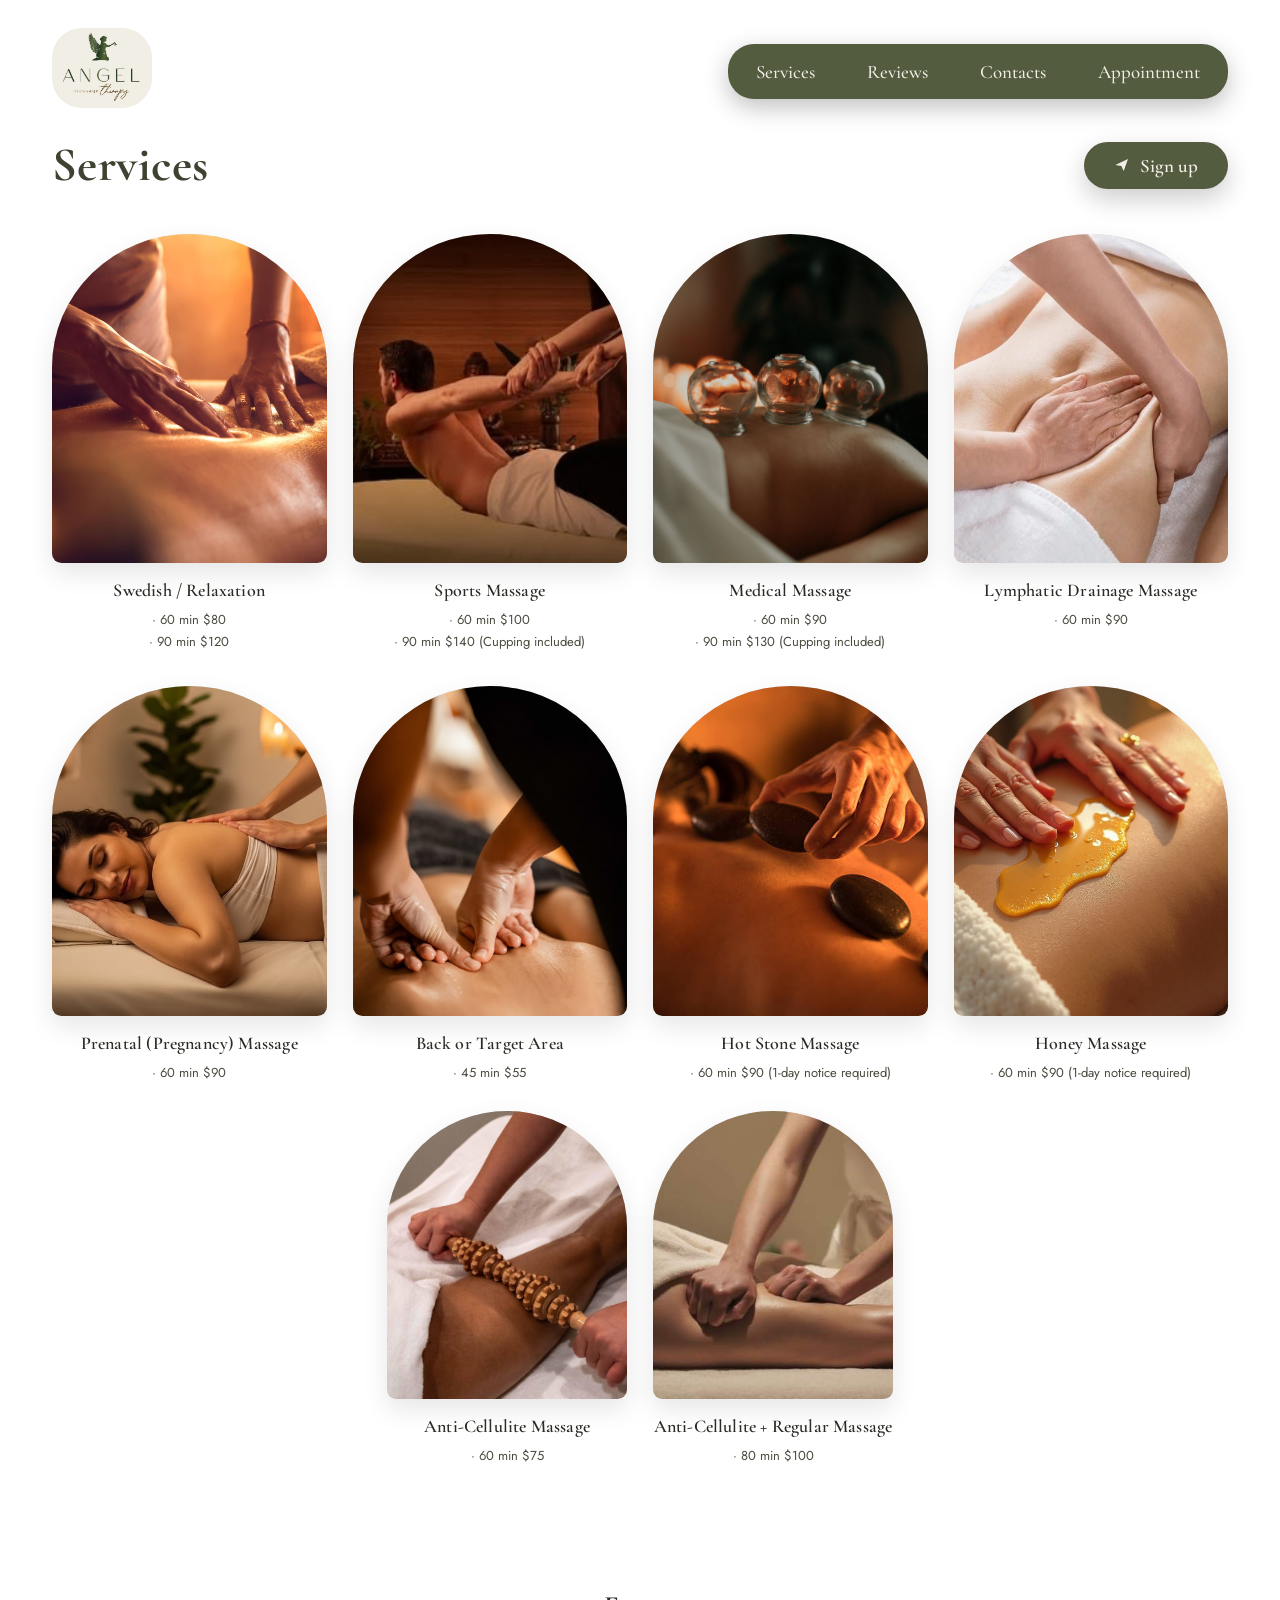
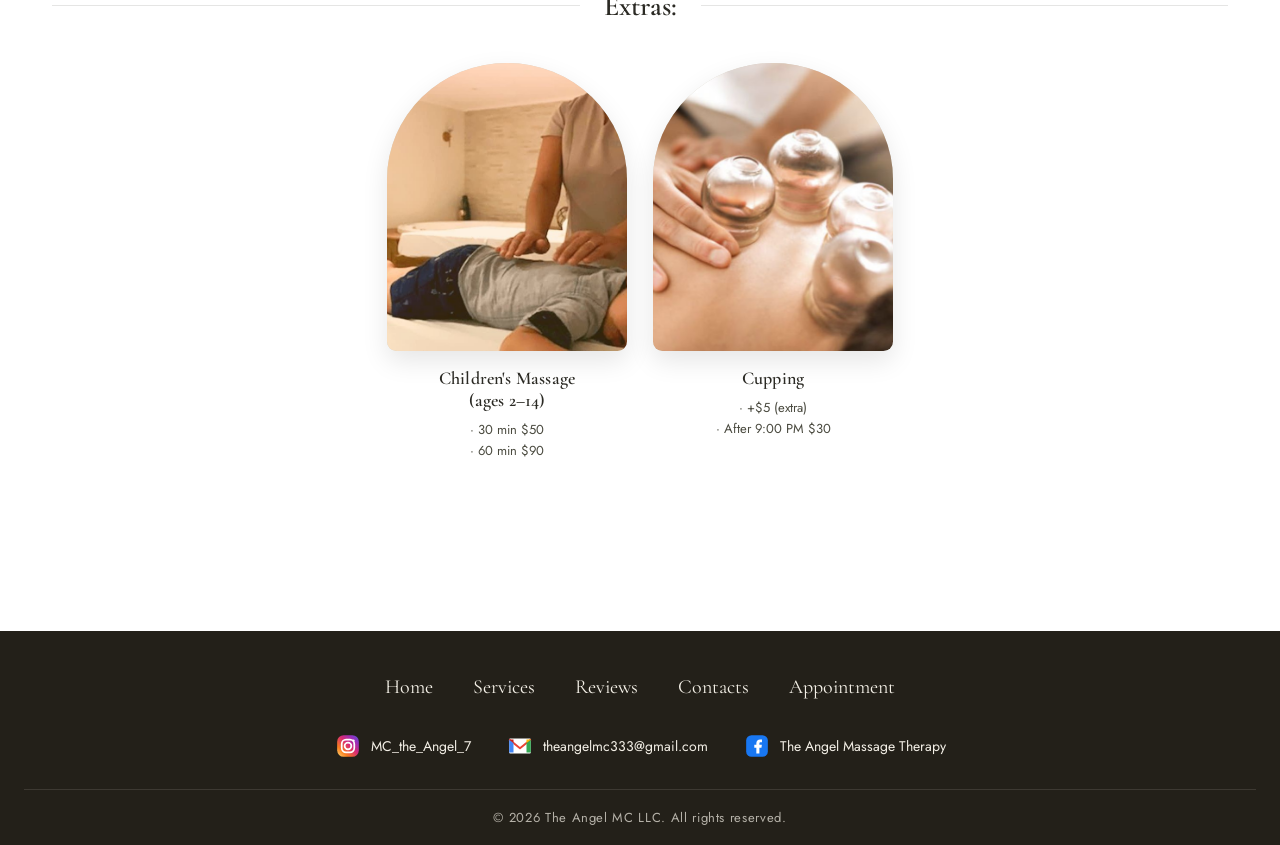
<file: services.html>
<!DOCTYPE html>
<html lang="en">
<head>
<meta charset="UTF-8">
<meta name="viewport" content="width=device-width, initial-scale=1.0">
<title>Services — The Angel MC LLC</title>
<link rel="preconnect" href="https://fonts.googleapis.com">
<link href="https://fonts.googleapis.com/css2?family=Cormorant+Garamond:wght@400;500;600;700&family=Cormorant:ital,wght@0,400;0,500;1,400&family=Jost:wght@300;400;500&display=swap" rel="stylesheet">
<link rel="stylesheet" href="style.css">
<script src="script.js" defer></script>

</head>
<body>

<header>
  <div class="wrap">
    <nav class="navbar">
      <a href="index.html" class="logo" aria-label="The Angel MC LLC — home">
        <img src="images/logo.jpg" alt="Angel MC logo">
      </a>

      <div class="nav-links" id="navLinks">
        <a href="services.html">Services</a>
        <a href="reviews.html">Reviews</a>
        <a href="contact.html">Contacts</a>
        <a href="appointment.html">Appointment</a>
      </div>

      <button class="nav-toggle" id="navToggle" aria-label="Toggle menu" aria-expanded="false" aria-controls="navLinks">
        <span></span>
      </button>
    </nav>

    <div class="page-header">
      <h1>Services</h1>
      <a href="appointment.html" class="btn">
        <svg viewBox="0 0 24 24"><path d="M2 12 21 3l-6.5 18-3.5-7.5L2 12Z"/></svg>
        Sign up
      </a>
    </div>
<div class="service-grid">
    <div class="svc-card">
      <div class="svc-photo"><img src="images/svc-swedish.jpg" alt="Swedish / Relaxation massage"></div>
      <h3>Swedish / Relaxation</h3>
      <p>· 60 min $80<br>· 90 min $120</p>
    </div>

    <div class="svc-card">
      <div class="svc-photo"><img src="images/svc-sports.jpg" alt="Sports massage"></div>
      <h3>Sports Massage</h3>
      <p>· 60 min $100<br>· 90 min $140 (Cupping included)</p>
    </div>

    <div class="svc-card">
      <div class="svc-photo"><img src="images/svc-medical.jpg" alt="Medical massage"></div>
      <h3>Medical Massage</h3>
      <p>· 60 min $90<br>· 90 min $130 (Cupping included)</p>
    </div>

    <div class="svc-card">
      <div class="svc-photo"><img src="images/svc-lymphatic.jpg" alt="Lymphatic drainage massage"></div>
      <h3>Lymphatic Drainage Massage</h3>
      <p>· 60 min $90</p>
    </div>

    <div class="svc-card">
      <div class="svc-photo"><img src="images/svc-prenatal.jpg" alt="Prenatal pregnancy massage"></div>
      <h3>Prenatal (Pregnancy) Massage</h3>
      <p>· 60 min $90</p>
    </div>

    <div class="svc-card">
      <div class="svc-photo"><img src="images/svc-back.jpg" alt="Back or target area massage"></div>
      <h3>Back or Target Area</h3>
      <p>· 45 min $55</p>
    </div>

    <div class="svc-card">
      <div class="svc-photo"><img src="images/svc-hotstone.jpg" alt="Hot stone massage"></div>
      <h3>Hot Stone Massage</h3>
      <p>· 60 min $90 (1-day notice required)</p>
    </div>

    <div class="svc-card">
      <div class="svc-photo"><img src="images/svc-honey.jpg" alt="Honey massage"></div>
      <h3>Honey Massage</h3>
      <p>· 60 min $90 (1-day notice required)</p>
    </div>
  </div>

  <div class="service-grid extras-grid" style="margin-top:8px;">
    <div class="svc-card">
      <div class="svc-photo"><img src="images/svc-anticellulite.jpg" alt="Anti-cellulite massage"></div>
      <h3>Anti-Cellulite Massage</h3>
      <p>· 60 min $75</p>
    </div>

    <div class="svc-card">
      <div class="svc-photo"><img src="images/svc-anticellulite-combo.jpg" alt="Anti-cellulite plus regular massage"></div>
      <h3>Anti-Cellulite + Regular Massage</h3>
      <p>· 80 min $100</p>
    </div>
  </div>

  <div class="extras-divider">
    <span class="rule"></span>
    <span class="label">Extras:</span>
    <span class="rule"></span>
  </div>

  <div class="service-grid extras-grid">
    <div class="svc-card">
      <div class="svc-photo"><img src="images/svc-children.jpg" alt="Children's massage"></div>
      <h3>Children's Massage<br>(ages 2–14)</h3>
      <p>· 30 min $50<br>· 60 min $90</p>
    </div>

    <div class="svc-card">
      <div class="svc-photo"><img src="images/svc-cupping.jpg" alt="Cupping"></div>
      <h3>Cupping</h3>
      <p>· +$5 (extra)<br>· After 9:00 PM $30</p>
    </div>
  </div>

  </div>
</header>
<footer>
  <nav class="footer-nav">
    <a href="index.html#top">Home</a>
    <a href="services.html">Services</a>
    <a href="reviews.html">Reviews</a>
    <a href="contact.html">Contacts</a>
    <a href="appointment.html">Appointment</a>
  </nav>

  <div class="footer-social">
    <a href="https://instagram.com/MC_the_Angel_7" target="_blank" rel="noopener">
      <svg viewBox="0 0 24 24" aria-hidden="true">
        <defs>
          <linearGradient id="igGrad4" x1="0%" y1="100%" x2="100%" y2="0%">
            <stop offset="0%" stop-color="#feda75"/>
            <stop offset="25%" stop-color="#fa7e1e"/>
            <stop offset="55%" stop-color="#d62976"/>
            <stop offset="80%" stop-color="#962fbf"/>
            <stop offset="100%" stop-color="#4f5bd5"/>
          </linearGradient>
        </defs>
        <rect x="2" y="2" width="20" height="20" rx="6" fill="url(#igGrad4)"/>
        <rect x="6.2" y="6.2" width="11.6" height="11.6" rx="4" fill="none" stroke="#fff" stroke-width="1.6"/>
        <circle cx="12" cy="12" r="3.1" fill="none" stroke="#fff" stroke-width="1.6"/>
        <circle cx="17" cy="7" r="1.1" fill="#fff"/>
      </svg>
      <span>MC_the_Angel_7</span>
    </a>

    <a href="mailto:theangelmc333@gmail.com">
      <svg viewBox="0 0 24 24" aria-hidden="true">
        <path d="M3 5h18a1 1 0 0 1 1 1v12a1 1 0 0 1-1 1H3a1 1 0 0 1-1-1V6a1 1 0 0 1 1-1Z" fill="#fff"/>
        <path d="M2 6l10 8 10-8" fill="none" stroke="#EA4335" stroke-width="1.8" stroke-linejoin="round"/>
        <path d="M2 6v12h4V9.2Z" fill="#4285F4"/>
        <path d="M22 6v12h-4V9.2Z" fill="#34A853"/>
        <path d="M6 9.2 2 6h4Z" fill="#C5221F"/>
        <path d="M18 9.2 22 6h-4Z" fill="#FBBC04"/>
      </svg>
      <span>theangelmc333@gmail.com</span>
    </a>

<a href="https://www.facebook.com/profile.php?id=61557746706475" target="_blank" rel="noopener">
      <svg viewBox="0 0 24 24" aria-hidden="true">
        <rect x="2" y="2" width="20" height="20" rx="5" fill="#1877F2"/>
        <path d="M14.8 8.6h1.8V5.9h-1.8c-2 0-3.4 1.4-3.4 3.4v1.6H9.5v2.7h1.9V19h2.8v-5.4h1.9l.4-2.7h-2.3V9.6c0-.6.3-1 .9-1Z" fill="#fff"/>
      </svg>
      <span translate="no">The Angel Massage Therapy</span>
    </a>
  </div>

  <div class="footer-bottom">
    © <span id="year"></span> The Angel MC LLC. All rights reserved.
  </div>
</footer>

</body>
</html>
</file>
<file: style.css>
/* =========================================================
   ROOT / RESET
   ========================================================= */

:root{
  --cream: #f3efe6;
  --cream-deep: #ece6d8;
  --ink: #2b2a24;
  --olive: #545c3f;
  --olive-deep: #3d4330;
  --gold: #b79a5d;
  --line: rgba(43, 42, 36, 0.12);
  --card: #faf8f2;
  --muted: #8a887c; /* folosit de paginile de recenzii; lipsea din :root */
}

*{ margin:0; padding:0; box-sizing:border-box; }

html{ scroll-behavior:smooth; }

body{
  font-family:'Jost', sans-serif;
  color:var(--ink);
  -webkit-font-smoothing:antialiased;
}

h1, h2, h3, .brand-name{
  font-family:'Cormorant Garamond', serif;
  font-weight:500;
  letter-spacing:0.01em;
}

a{ color:inherit; text-decoration:none; }
button{ font-family:inherit; }


/* =========================================================
   NAVIGARE COMUNĂ — un singur set de reguli, identic pe
   toate paginile (Home, Services, Contacts, Appointment,
   Reviews).
   ========================================================= */

.navbar{
  max-width:1180px;
  display:flex;
  align-items:center;
  justify-content:space-between;
  gap:24px;
}

.logo img{
  width:100px;
  height:80px;
  border-radius:30px;
}

.nav-links{
  display:flex;
  align-items:center;
  gap:8px;
  border-radius:26px;
  padding:6px;
  background:var(--olive);
  box-shadow:0 8px 24px rgba(0, 0, 0, 0.25);
}

.nav-links a{
  font-family:'Cormorant Garamond', serif;
  font-size:19px;
  font-weight:500;
  color:var(--cream);
  padding:10px 22px;
  border-radius:20px;
  transition:background 0.25s ease, color 0.25s ease;
  white-space:nowrap;
}

.nav-links a:hover,
.nav-links a:focus-visible{
  background:rgba(255, 255, 255, 0.18);
  color:var(--cream);
  outline:none;
}

.nav-toggle{
  display:none;
  background:var(--card);
  border:none;
  border-radius:14px;
  width:46px;
  height:46px;
  box-shadow:0 8px 24px rgba(0, 0, 0, 0.18);
  cursor:pointer;
  align-items:center;
  justify-content:center;
}

.nav-toggle span,
.nav-toggle span::before,
.nav-toggle span::after{
  content:"";
  display:block;
  width:20px;
  height:2px;
  background:var(--ink);
  position:relative;
  transition:all 0.2s ease;
}
.nav-toggle span::before{ position:absolute; top:-6px; }
.nav-toggle span::after{ position:absolute; top:6px; }


/* =========================================================
   HERO INNER (comun)
   ========================================================= */

.hero-inner{
  max-width:1240px;
  margin:0 auto;
  width:100%;
  padding:28px 32px;
  flex:1;
  display:flex;
  flex-direction:column;
}


/* =========================================================
   BUTON COMUN
   ========================================================= */

.btn{
  display:inline-flex;
  align-items:center;
  justify-content:center;
  gap:10px;
  font-family:'Cormorant Garamond', serif;
  font-weight:600;
  font-size:19px;
  background:var(--olive);
  color:var(--cream);
  padding:12px 30px;
  border-radius:24px;
  border:none;
  cursor:pointer;
  box-shadow:0 10px 26px rgba(0, 0, 0, 0.2);
  transition: background 0.2s ease, color 0.2s ease, transform 0.2s ease;
}

.btn:hover,
.btn:focus-visible{
  background:var(--olive-deep);
  color:#fff;
  transform:translateY(-2px);
  outline:none;
}

.btn svg{ width:16px; height:16px; fill:var(--cream); }

/* Variantă compactă a butonului (folosită pe pagina de Reviews,
   in interiorul .summary-card / .filter-row unde spatiul e mai mic).
   ÎNAINTE aceasta redefinea .btn direct și-l suprascria peste tot
   pe site (17px in loc de 19px) — acum e o clasă separată,
   .btn-sm, adăugată în plus fata de .btn. */
.btn-sm{
  font-size:17px;
  padding:10px 24px;
  border-radius:22px;
  gap:8px;
}
.btn-sm:hover,
.btn-sm:focus-visible{ transform:translateY(-1px); }
.btn-sm svg{ width:14px; height:14px; fill:none; stroke:var(--cream); stroke-width:2; }

/* Variantă "deschisă" a butonului, pentru hero-urile cu fundal
   foto (Home, Appointment) — fundal deschis, text închis.
   Se aplică ADĂUGÂND clasa .btn-light, nu redefinind .btn. */
.btn-light{
  background:var(--card);
  color:var(--ink);
  font-size:20px;
  padding:14px 40px;
  border-radius:26px;
  box-shadow:0 10px 26px rgba(0, 0, 0, 0.3);
}

.btn-light:hover,
.btn-light:focus-visible{
  background:var(--olive);
  color:#fff;
}


/* =========================================================
   PAGE HEADER (comun — Services, Reviews, orice pagină cu
   antet + buton in dreapta)
   ========================================================= */

.page-header{
  display:flex;
  align-items:center;
  justify-content:space-between;
  padding:22px 0 40px;
  flex-wrap:wrap;
  gap:20px;
}

.page-header h1{
  color:var(--olive-deep);
  font-weight:700;
  font-size:clamp(34px, 4.6vw, 48px);
}

/* Variantă mai compactă a antetului (Reviews) — ÎNAINTE
   redefinea .page-header cu alte valori și îl suprascria peste
   tot (câștiga în cascadă, fiindcă venea mai jos în fișier).
   Acum e separată, .page-header--compact, ca sa nu mai afecteze
   Services. */
.page-header--compact{
  padding:26px 0 22px;
}
.page-header--compact h1{
  font-size:clamp(28px, 4vw, 38px);
}


/* =========================================================
   HOME PAGE
   ========================================================= */

.hero{
  position:relative;
  min-height:100vh;
  display:flex;
  flex-direction:column;
  overflow:hidden;
  background: url('images/hero-spa.png') center 30% / cover no-repeat;
}

.hero-content{
  flex:1;
  display:flex;
  flex-direction:column;
  align-items:center;
  justify-content:center;
  text-align:center;
  padding:60px 20px;
}

.hero-content h1{
  color:#fff;
  font-size:clamp(40px, 6.4vw, 74px);
  text-shadow: 0 0 40px rgba(90, 110, 60, 0.65), 0 4px 20px rgba(0, 0, 0, 0.4);
  margin-bottom:36px;
  letter-spacing:0.02em;
}

.about{ padding:90px 24px 100px; text-align:center; }
.about-inner{ max-width:820px; margin:0 auto; }

.eyebrow{
  font-family:'Cormorant', serif;
  font-style:italic;
  color:var(--olive);
  font-size:15px;
  letter-spacing:0.15em;
  display:block;
  margin-bottom:8px;
}

.about h2{ font-size:clamp(32px, 4.4vw, 46px); margin-bottom:28px; }
.about .divider{ width:64px; height:2px; background:var(--gold); margin:0 auto 28px; }
.about p{ font-size:17px; line-height:1.85; color:#4a4a3f; font-weight:300; }

.section{ padding:90px 24px; max-width:1100px; margin:0 auto; }
.section h2{ text-align:center; font-size:clamp(30px, 4vw, 42px); margin-bottom:44px; }

.cards{
  display:grid;
  grid-template-columns:repeat(auto-fit, minmax(240px, 1fr));
  gap:28px;
}

.card{
  background:var(--card);
  border:1px solid var(--line);
  border-radius:18px;
  padding:34px 28px;
  text-align:center;
  box-shadow:0 12px 30px rgba(0, 0, 0, 0.05);
}
.card h3{ font-size:24px; margin-bottom:12px; color:var(--olive-deep); }
.card p{ font-weight:300; color:#5a5a4d; line-height:1.7; }
#contacts .card p{ margin-top:6px; }

/* ---------- SERVICES PANEL (preview pe homepage) ---------- */
.services-panel{
  margin:0 auto;
  background: linear-gradient(160deg, #445232, #38431f 70%);
  border-radius:50px 50px 0 0;
  padding:56px 40px 64px;
  box-shadow:0 30px 60px rgba(30, 35, 15, 0.28);
}
.services-panel h2{
  text-align:center;
  color:var(--cream);
  font-size:clamp(32px, 4.4vw, 46px);
  display:flex;
  align-items:center;
  justify-content:center;
  gap:24px;
  margin-bottom:48px;
}
.services-panel h2::before,
.services-panel h2::after{
  content:"";
  height:1px;
  width:100px;
  background:rgba(243, 239, 230, 0.45);
}

.service-item{
  display:flex;
  flex-direction:column;
  align-items:center;
  justify-content:flex-end;
  text-align:center;
  color:var(--cream);
}
.service-item img{
  width:150px;
  stroke:var(--cream); fill:none;
  stroke-width:2; stroke-linecap:round; stroke-linejoin:round;
  margin-bottom:14px;
}
.service-item span{ font-family:'Cormorant Garamond', serif; font-size:19.5px; line-height:1.35; }

.info-cards{
  max-width:1180px;
  margin:44px auto 40px;
  display:grid;
  grid-template-columns:repeat(3, 1fr);
  gap:24px;
}
.info-card{ background:#dedbd2; border-radius:20px; padding:34px 26px; text-align:center; color:#2b2a24; }
.info-card img,
.info-card svg{
  width:46px; height:46px;
  stroke:#2b2a24; fill:none;
  stroke-width:2; stroke-linecap:round; stroke-linejoin:round;
  margin-bottom:16px;
}
.info-card h3{ font-size:19px; margin-bottom:10px; font-weight:600; }
.info-card p{ font-size:14px; line-height:1.7; font-weight:400; }

.location{ background:#fff; padding:80px 24px 90px; text-align:center; }
.location h2{ font-size:clamp(32px, 4.4vw, 46px); margin-bottom:44px; }
.location-grid{
  max-width:1180px; margin:0 auto;
  display:grid; grid-template-columns:repeat(3, 1fr); gap:24px;
}
.location-grid figure{
  margin:0; border-radius:14px; overflow:hidden;
  box-shadow:0 14px 30px rgba(0, 0, 0, 0.12);
  aspect-ratio:4 / 3; background:#dcdcd4;
}
.location-grid img{ width:100%; height:100%; object-fit:cover; display:block; }


/* =========================================================
   APPOINTMENT HERO
   ========================================================= */

.book-hero{
  position:relative;
  min-height:100vh;
  display:flex;
  flex-direction:column;
  overflow:hidden;
  background-image:
    linear-gradient(180deg, rgba(10, 12, 6, 0.18), rgba(10, 12, 6, 0.48)),
    url("images/appointment-candles.jpg");
  background-position:center center;
  background-size:cover;
  background-repeat:no-repeat;
  background-color:#2a221a;
}

.book-hero::before{
  content:"";
  position:absolute;
  inset:0;
  background: radial-gradient(circle at center, rgba(255, 255, 255, 0.16) 0%, rgba(255, 255, 255, 0.06) 35%, transparent 70%);
  opacity:0;
  pointer-events:none;
  z-index:1;
  animation: appointmentExposure 1.8s ease-out forwards;
}

@keyframes appointmentExposure{
  0%   { opacity:0; }
  40%  { opacity:0.9; }
  100% { opacity:0.45; }
}

.book-inner{
  position:relative;
  z-index:2;
  max-width:1240px;
  margin:0 auto;
  width:100%;
  padding:28px 32px 60px;
  flex:1;
  display:flex;
  flex-direction:column;
}

.book-content{
  flex:1;
  display:flex;
  flex-direction:column;
  align-items:center;
  justify-content:center;
  text-align:center;
  padding:50px 20px 10px;
  color:#fff;
  position:relative;
  z-index:2;
}

.eyebrow-row{
  display:flex; align-items:center; gap:24px;
  width:100%; max-width:640px; margin-bottom:26px;
}
.eyebrow-row .rule{ flex:1; height:1px; background:rgba(255, 255, 255, 0.55); }
.eyebrow-row span.label{
  font-family:'Cormorant Garamond', serif; font-size:20px;
  letter-spacing:0.04em; white-space:nowrap;
}

.book-content h1{
  font-size:clamp(30px, 5vw, 46px);
  margin-bottom:22px;
  position:relative;
  z-index:3;
  animation: appointmentTitle 1.4s ease-out;
}

@keyframes appointmentTitle{
  0%   { opacity:0; transform:translateY(12px); }
  100% { opacity:1; transform:translateY(0); }
}

.book-content .lorem{
  max-width:560px; font-weight:300; font-size:14px;
  line-height:1.8; color:rgba(255, 255, 255, 0.85); margin-bottom:40px;
}


/* =========================================================
   SERVICES PAGE
   ========================================================= */

.wrap{
  position:relative;
  z-index:2;
  max-width:1240px;
  margin:0 auto;
  width:100%;
  padding:28px 32px 60px;
  flex:1;
  display:flex;
  flex-direction:column;
}

.service-grid{
  display:grid;
  grid-template-columns:repeat(4, 1fr);
  gap:34px 26px;
  padding-bottom:20px;
}

.svc-card{ text-align:center; }
.svc-photo{
  width:100%;
  aspect-ratio:3 / 3.6;
  border-radius:52% 52% 10px 10px / 42% 42% 10px 10px;
  overflow:hidden;
  background:#d8d3c6; /* fallback pana adaugi imaginea */
  margin-bottom:16px;
  box-shadow:0 10px 26px rgba(0, 0, 0, 0.1);
}
.svc-photo img{ width:100%; height:100%; object-fit:cover; display:block; }
.svc-card h3{ font-size:18px; font-weight:600; margin-bottom:8px; color:var(--ink); }
.svc-card p{ font-size:13px; font-weight:400; line-height:1.65; color:#4a4a3f; }

.extras-divider{ display:flex; align-items:center; gap:24px; margin:52px 0 40px; }
.extras-divider .rule{ flex:1; height:1px; background:var(--line); }
.extras-divider span.label{
  font-family:'Cormorant Garamond', serif; font-size:28px;
  font-weight:600; white-space:nowrap; color:var(--ink);
}
.service-grid.extras-grid{
  grid-template-columns:repeat(2, minmax(160px, 240px));
  justify-content:center;
  padding-bottom:70px;
}


/* =========================================================
   CONTACTS PAGE
   ========================================================= */

.contacts-hero{
  /* FIX: aceste proprietati de layout lipseau complet din
     fisier (era doar background-image + culori) — fara ele,
     sectiunea nu avea inaltime (min-height), continutul nu
     era pozitionat pe verticala (display:flex), iar efectul
     ::before nu se putea ancora (avea nevoie de position:relative
     pe parinte ca sa functioneze inset:0). */
  position:relative;
  min-height:100vh;
  display:flex;
  flex-direction:column;
  overflow:hidden;

  background-image:
    linear-gradient(180deg, rgba(10, 12, 6, 0.18), rgba(10, 12, 6, 0.48)),
    url("images/contacte.jpg");
  background-position:center center;
  background-size:cover;
  background-repeat:no-repeat;
  background-color:#232316;
}

.contacts-hero::before{
  content:"";
  position:absolute;
  inset:0;
  background: radial-gradient(circle at center, rgba(255, 255, 255, 0.16) 0%, rgba(255, 255, 255, 0.06) 35%, transparent 70%);
  opacity:0;
  pointer-events:none;
  z-index:1;
  animation: heroExposure 1.8s ease-out forwards;
}

@keyframes heroExposure{
  0%   { opacity:0; }
  40%  { opacity:0.9; }
  100% { opacity:0.45; }
}

.contacts-hero .hero-content{
  flex:1;
  display:flex;
  align-items:center;
  justify-content:center;
  text-align:center;
}

.contacts-hero h1{
  color:#fff;
  font-size:clamp(38px, 6vw, 64px);
  text-shadow:0 4px 24px rgba(0, 0, 0, 0.45);
  margin:0;
  position:relative;
  animation: titleExposure 1.4s ease-out;
}

@keyframes titleExposure{
  0%   { opacity:0; transform:translateY(12px); }
  100% { opacity:1; transform:translateY(0); }
}

/* .hero-inner varianta Contacts — trebuie sa stea deasupra
   efectului ::before (z-index:2). FIX: aici era "flex:2", cel
   mai probabil o greseala de tastare (in tot restul fisierului
   se foloseste flex:1); l-am uniformizat la flex:1. */
.contacts-hero .hero-inner{
  position:relative;
  z-index:2;
  padding:28px 32px 60px;
  flex:1;
}

.contacts-body{ background:#fff; padding:56px 24px 80px; }
.contacts-inner{ max-width:1180px; margin:0 auto; }

.badge{
  display:inline-block;
  background:var(--olive);
  color:var(--cream);
  font-family:'Cormorant Garamond', serif;
  font-size:18px;
  padding:10px 26px;
  border-radius:20px;
  margin-bottom:44px;
}

.map-wrap{
  border-radius:20px;
  overflow:hidden;
  box-shadow:0 16px 36px rgba(0, 0, 0, 0.14);
  aspect-ratio:30 / 7;
}
.map-wrap iframe{ width:100%; height:100%; border:0; display:block; }


/* =========================================================
   REVIEWS PAGE
   ========================================================= */

.summary-card{
  background:var(--card);
  border:1px solid var(--line);
  border-radius:16px;
  padding:26px 28px;
  display:flex;
  align-items:center;
  gap:40px;
  flex-wrap:wrap;
  margin-bottom:24px;
}

.summary-score{ text-align:center; min-width:110px; }
.summary-score .num{
  font-family:'Cormorant Garamond', serif;
  font-size:44px; font-weight:700; line-height:1; color:var(--ink);
}
.summary-score .label{ font-size:13px; color:var(--muted); margin:4px 0 8px; }

.dots{ display:flex; gap:4px; justify-content:center; margin-bottom:4px; }
.dots span{ width:10px; height:10px; border-radius:50%; background:var(--line); }
.dots span.filled{ background:var(--olive); }

.summary-count{ font-size:12px; color:var(--muted); }
.summary-bars{ flex:1; display:flex; flex-direction:column; gap:7px; }
.bar-row{ display:flex; align-items:center; gap:12px; }
.bar-row .bar-label{ width:66px; font-size:13px; color:var(--muted); }
.bar-track{ flex:1; height:8px; background:var(--line); border-radius:6px; overflow:hidden; }
.bar-fill{ height:100%; background:var(--olive); border-radius:6px; }
.bar-row .bar-count{ width:24px; text-align:right; font-size:13px; color:var(--muted); }

.filter-row{ display:flex; align-items:center; gap:14px; margin-bottom:22px; flex-wrap:wrap; }

.pill-btn{
  display:inline-flex; align-items:center; gap:8px;
  background:var(--card); border:1px solid var(--line);
  border-radius:20px; padding:9px 18px; font-size:14px;
  color:var(--ink); cursor:pointer;
}
.pill-btn svg{ width:14px; height:14px; stroke:var(--ink); fill:none; stroke-width:2; }

.pill-select{
  appearance:none;
  -webkit-appearance:none;
  background:var(--card) url('data:image/svg+xml;utf8,<svg xmlns="http://www.w3.org/2000/svg" viewBox="0 0 24 24" fill="none" stroke="%232b2a24" stroke-width="2"><path d="m6 9 6 6 6-6"/></svg>') no-repeat right 14px center;
  background-size:13px;
  border:1px solid var(--line);
  border-radius:20px;
  padding:9px 34px 9px 18px;
  font-family:'Jost', sans-serif;
  font-size:14px;
  color:var(--ink);
  cursor:pointer;
}
.pill-select:focus-visible{ outline:2px solid var(--olive); outline-offset:2px; }

.no-reviews{ padding:30px 0; text-align:center; color:var(--muted); font-size:14px; display:none; }

.sync-note{ font-size:12px; color:var(--muted); margin:-10px 0 20px; display:flex; align-items:center; gap:6px; }
.sync-note.error{ color:#b33a3a; }

/* ---------- MENTIONS ---------- */
.mentions{ display:flex; flex-wrap:wrap; gap:10px; margin-bottom:14px; }
.mentions-title{ font-size:15px; font-weight:600; margin-bottom:12px; }

.mentions button{
  background:var(--card); border:1px solid var(--line); border-radius:20px;
  padding:8px 18px; font-size:13.5px; color:var(--ink); cursor:pointer;
  font-family:'Jost', sans-serif; display:inline-flex; align-items:center; gap:6px;
  transition:background .2s ease, border-color .2s ease, color .2s ease;
}
.mentions button:hover,
.mentions button:focus-visible{ background:var(--olive); border-color:var(--olive); color:#fff; outline:none; }
.mentions button.active{ background:var(--olive); border-color:var(--olive); color:#fff; }
.mentions button .count{ font-size:11px; opacity:0.75; }

.mention-active{
  display:flex; align-items:center; gap:10px;
  background:var(--cream-deep); border-radius:10px; padding:9px 16px;
  font-size:13px; margin-bottom:24px; color:var(--ink);
}
.mention-active button{
  background:none; border:none; color:var(--olive-deep);
  font-weight:600; font-size:12.5px; cursor:pointer; font-family:'Jost', sans-serif;
}

mark{ background:#e3d9a8; color:inherit; border-radius:3px; padding:0 2px; }

/* ---------- WRITE A REVIEW ---------- */
.write-review-panel{
  display:none; background:var(--card); border:1px solid var(--line);
  border-radius:16px; padding:24px 26px; margin-bottom:24px;
}
.write-review-panel.open{ display:block; }

.wr-signed-in{ display:flex; align-items:center; gap:10px; font-size:14px; color:var(--ink); }
.wr-signed-in img{ width:28px; height:28px; border-radius:50%; object-fit:cover; }
.wr-signed-in button{
  background:none; border:none; color:var(--olive); font-size:12.5px;
  font-weight:600; cursor:pointer; font-family:'Jost', sans-serif; text-decoration:underline;
}

.write-review-panel .wr-row{
  display:grid; grid-template-columns:1fr auto; gap:20px; align-items:end; margin-bottom:16px;
}
.write-review-panel .form-field{ display:flex; flex-direction:column; gap:6px; }
.write-review-panel label{ font-size:13px; font-weight:500; }
.write-review-panel input,
.write-review-panel textarea{
  font-family:'Jost', sans-serif; font-size:14.5px; padding:11px 14px;
  border-radius:10px; border:1px solid var(--line); background:#fff;
  color:var(--ink); outline:none; resize:vertical;
}
.write-review-panel input:focus,
.write-review-panel textarea:focus{ border-color:var(--olive); }

.star-picker{ display:flex; gap:4px; }
.star-picker .star{
  background:none; border:none; font-size:26px; line-height:1;
  color:var(--line); cursor:pointer; padding:2px;
  transition:color .15s ease, transform .15s ease;
}
.star-picker .star.filled{ color:#c99a2e; }
.star-picker .star:hover{ transform:scale(1.1); }

.wr-actions{ display:flex; align-items:center; gap:16px; flex-wrap:wrap; margin-top:14px; }
.wr-actions button[type="submit"]:disabled{ opacity:0.6; cursor:not-allowed; }
.wr-note{ font-size:12.5px; color:var(--muted); }
.wr-note a{ color:var(--olive); font-weight:600; text-decoration:underline; }

/* ---------- TOAST ---------- */
.toast{
  position:fixed; top:20px; right:20px; max-width:320px;
  background:var(--olive-deep); color:#fff; padding:14px 20px;
  border-radius:12px; font-size:13.5px; line-height:1.5;
  box-shadow:0 14px 34px rgba(0,0,0,0.25); z-index:999;
  transform:translateY(-12px); opacity:0;
  transition:transform .25s ease, opacity .25s ease;
  pointer-events:none;
}
.toast.show{ transform:translateY(0); opacity:1; }
.toast.error{ background:#8a3a3a; }

/* ---------- RECENZII / RĂSPUNS BUSINESS ---------- */
.reviews-title{ font-size:20px; font-weight:600; margin-bottom:6px; }
.reviews-disclaimer{ font-size:12.5px; color:var(--muted); margin-bottom:26px; line-height:1.6; }

.review{ border-top:1px solid var(--line); padding:26px 0; }
.review-head{ display:flex; align-items:flex-start; gap:12px; margin-bottom:10px; }

.avatar{
  width:42px; height:42px; border-radius:50%;
  background:var(--olive-deep); color:var(--cream);
  display:flex; align-items:center; justify-content:center;
  font-family:'Cormorant Garamond', serif; font-weight:600; font-size:17px;
  flex-shrink:0;
}

.review-meta{ flex:1; }
.review-meta .name{ font-weight:600; font-size:14.5px; }
.review-meta .sub{ font-size:12px; color:var(--muted); margin-top:1px; }
.review-meta .when{ font-size:12px; color:var(--muted); margin-top:1px; }

.review-dots{ display:flex; gap:3px; margin-top:6px; }
.review-dots span{ width:8px; height:8px; border-radius:50%; background:var(--line); }
.review-dots span.filled{ background:var(--olive); }

.review-text{ font-size:14.5px; line-height:1.75; color:#3d3c34; margin:12px 0 12px; }

.review-footer{ display:flex; align-items:center; gap:18px; font-size:12px; color:var(--muted); }
.review-footer .actions{ margin-left:auto; display:flex; align-items:center; gap:14px; }
.review-footer .like,
.reply-footer .like{
  display:flex; align-items:center; gap:5px;
  background:none; border:none; cursor:pointer;
  font-family:'Jost', sans-serif; font-size:12px; color:var(--muted);
  padding:4px 6px; border-radius:8px;
  transition:background .15s ease, color .15s ease;
}
.review-footer .like:hover,
.reply-footer .like:hover{ background:var(--cream-deep); }
.review-footer .like svg,
.reply-footer .like svg{ width:15px; height:15px; stroke:var(--muted); fill:none; stroke-width:1.8; transition:stroke .15s ease, fill .15s ease; }
.review-footer .like.liked,
.reply-footer .like.liked{ color:var(--olive-deep); font-weight:600; }
.review-footer .like.liked svg,
.reply-footer .like.liked svg{ stroke:var(--olive-deep); fill:var(--olive-deep); }

.review-footer .reply-toggle{
  background:none; border:none; cursor:pointer;
  font-family:'Jost', sans-serif; font-size:12px; font-weight:600;
  color:var(--muted); padding:4px 6px;
}
.review-footer .reply-toggle:hover{ color:var(--olive); }
.review-footer svg{ width:15px; height:15px; stroke:var(--muted); fill:none; stroke-width:1.8; }

.reply-toggle{
  margin-top:10px; background:none; border:none; font-size:12.5px;
  font-weight:600; color:var(--olive); cursor:pointer;
  font-family:'Jost', sans-serif; padding:0;
}
.reply-toggle:hover{ color:var(--olive-deep); }

.reply{ margin:18px 0 0 54px; background:var(--cream-deep); border-radius:14px; padding:18px 20px; }
.reply .review-head{ margin-bottom:8px; }
.reply .avatar{ width:34px; height:34px; font-size:14px; background:var(--gold); color:var(--ink); }
.reply .review-meta .name{ font-size:14px; }
.reply .review-text{ margin:0; font-size:13.5px; }

/* like pe un raspuns individual — aliniat in dreapta, sub text */
.reply-footer{ display:flex; justify-content:flex-end; margin-top:10px; }

/* Container care garanteaza ordinea: raspuns vizibil -> raspunsuri
   ascunse -> link toggle. flex-direction:column pastreaza exact
   ordinea din HTML (nu inverseaza nimic), e doar o siguranta in
   plus impotriva oricarei reguli globale neasteptate. */
.replies-block{
  display:flex;
  flex-direction:column;
}

/* Cand sunt mai multe raspunsuri ascunse impreuna, adaugam spatiu
   clar intre ele (inainte se atingeau, fara nicio distanta). */
.hidden-replies{
  display:flex;
  flex-direction:column;
  gap:14px;
}

.reply-more{
  order:9999; /* mereu ultimul, indiferent de ordinea din HTML */
  margin:10px 0 0 54px; /* aliniat cu .reply (54px), nu lipit de marginea din stanga */
  font-size:13px;
  color:var(--olive);
  font-weight:600;
  cursor:pointer;
}

.reply-admin-form{ display:none; margin:14px 0 0 54px; background:var(--cream-deep); border-radius:14px; padding:16px 18px; }
.reply-admin-form.open{ display:block; }
.reply-admin-form textarea{
  font-family:'Jost', sans-serif; font-size:13.5px; padding:10px 12px;
  border-radius:9px; border:1px solid var(--line); background:#fff;
  color:var(--ink); outline:none; resize:vertical; width:100%;
  min-height:64px; margin-bottom:10px;
}
.reply-admin-form .rf-actions{ display:flex; gap:10px; align-items:center; }
.reply-admin-form button{
  font-family:'Jost', sans-serif; font-size:12.5px; font-weight:600;
  padding:8px 18px; border-radius:16px; border:none; cursor:pointer;
}
.reply-admin-form button.rf-submit{ background:var(--olive); color:#fff; }
.reply-admin-form button.rf-submit:hover{ background:var(--olive-deep); }
.reply-admin-form button.rf-cancel{ background:none; color:var(--muted); }
.reply-admin-error{ font-size:12px; color:#b33a3a; margin-top:6px; display:none; }
.reply-admin-error.show{ display:block; }


/* =========================================================
   FOOTER
   ========================================================= */

footer{
  background:#232019;
  color:var(--cream);
  padding:44px 24px 0;
  margin-top:40px;
}

.footer-nav{
  display:flex; justify-content:center; flex-wrap:wrap; gap:40px;
  font-family:'Cormorant Garamond', serif; font-size:20px; padding-bottom:34px;
}
.footer-nav a{ transition:color 0.2s ease; }
.footer-nav a:hover,
.footer-nav a:focus-visible{ color:var(--gold); outline:none; }

.footer-social{ display:flex; justify-content:center; flex-wrap:wrap; gap:36px; padding-bottom:30px; }
.footer-social a{ display:flex; align-items:center; gap:10px; font-size:14px; color:var(--cream); }
.footer-social svg{ width:26px; height:26px; }

.footer-bottom{
  text-align:center;
  border-top:1px solid rgba(243, 239, 230, 0.12);
  padding:18px 20px;
  font-size:13px;
  letter-spacing:0.05em;
  color:rgba(243, 239, 230, 0.7);
}


/* =========================================================
   RESPONSIVE
   ========================================================= */

@media (max-width:960px){
  .service-grid{ grid-template-columns:repeat(4, 1fr); }
  .service-grid.extras-grid{ grid-template-columns: repeat(2, minmax(160px, 205px)); }
  .info-cards{ grid-template-columns:1fr; }
}

@media (max-width:900px){
  .service-grid{ grid-template-columns:repeat(2, 1fr); }
}

/* Navigatie mobila — un singur bloc, aceeasi pozitie peste tot.
   FIX: existau 3 blocuri @media(max-width:820px) diferite, cu
   valori "top" diferite (78px si 86px) pentru .nav-links, care
   se suprascriau intre ele in functie de ordinea din fisier. */
@media (max-width:820px){
  .nav-links{
    position:absolute;
    top:82px;
    right:32px;
    left:32px;
    flex-direction:column;
    align-items:stretch;
    display:none;
    padding:14px;
    z-index:20;
  }
  .nav-links.open{ display:flex; }
  .nav-links a{ text-align:center; }
  .nav-toggle{ display:flex; }
  header{ position:relative; }
  .pill-select option{ font-size:12px ; }
}

@media (max-width:760px){
  .location-grid{ grid-template-columns:1fr; }
  .eyebrow-row{ display:none; }
  .info-cards{ grid-template-columns:1fr; }
  .map-wrap{ aspect-ratio:6 / 2; }
}

@media (max-width:640px){
  .service-grid{ grid-template-columns:repeat(2, 1fr); }
  .services-panel{ padding:44px 22px 50px; border-radius:22px 22px 0 0; }
  .footer-nav{ gap:20px 28px; font-size:18px; }
  .service-grid {width:100%; margin:0 auto; max-width:440px;}
  .service-item img{ width:70px;}
  .service-item span{ font-size:17px; line-height:1.3;}
}

@media (max-width:520px){
  
  .page-header{ padding:16px 0 30px; }
  .extras-divider span.label{ font-size:22px; }
  .service-grid.extras-grid{padding-bottom: 20px;}
}
@media (max-width:480px){
  .summary-score{ min-width:90px; }
  .about{ padding:70px 18px 80px; }
  .location{ padding:60px 18px 70px; }
  .contacts-body{ padding:44px 18px 60px; }
  .contacts-hero{ min-height:320px; }
   .service-grid.extras-grid{padding-bottom: 10px;}
}
@media(max-width:380px){
    .summary-score{ display:block; text-align:center; min-width:100%; margin-bottom:12px; }
   .map-wrap{ aspect-ratio:6 / 4; }
   .service-grid.extras-grid {grid-template-columns: repeat(2, minmax(60px, 240px));}
   
}
</file>
